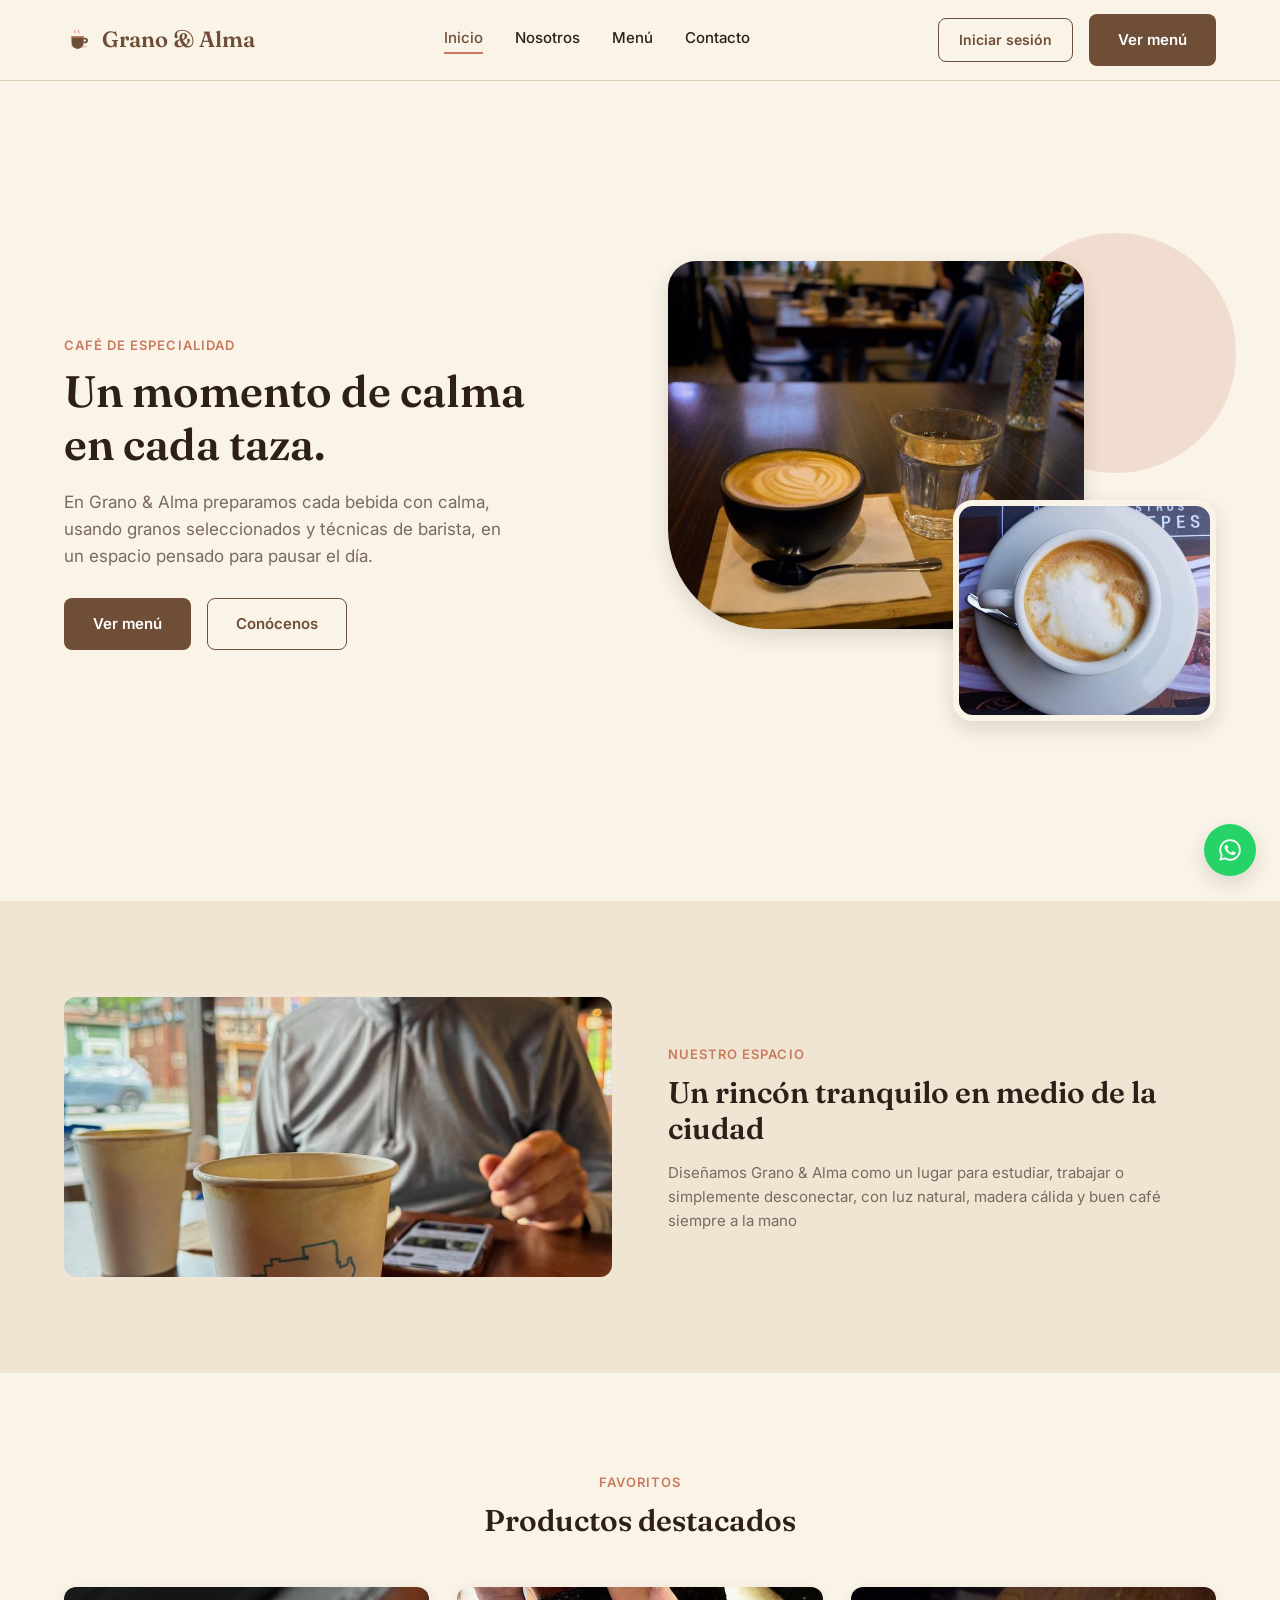
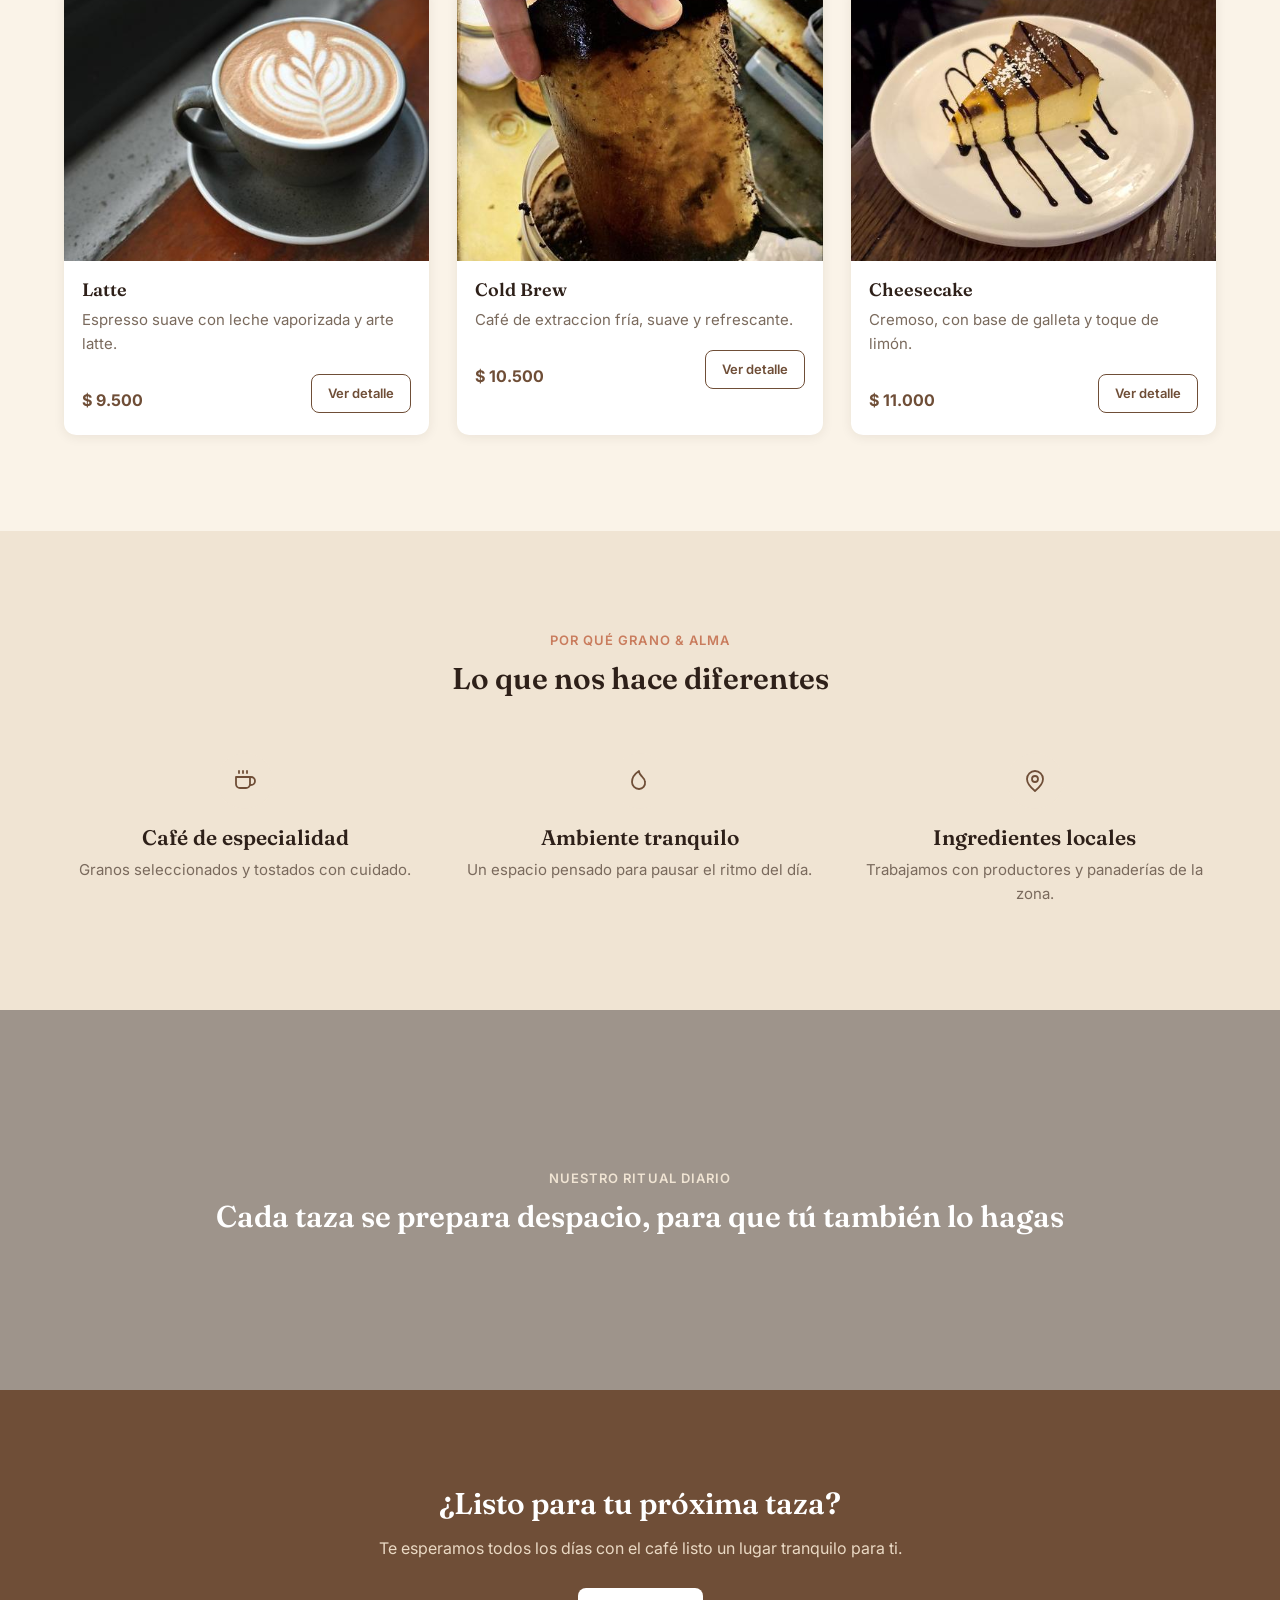
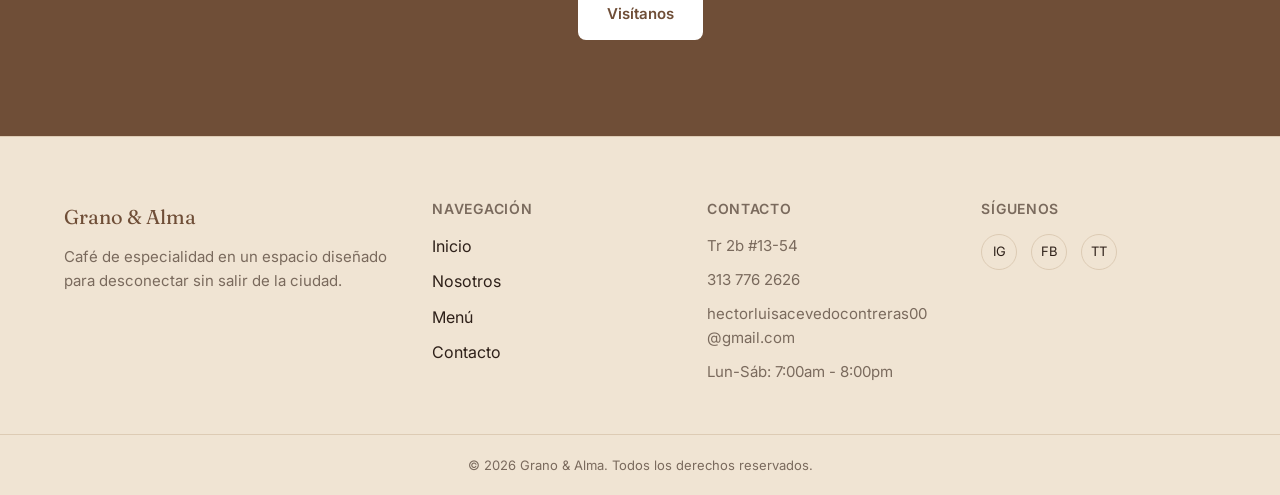
<file: index.html>
<!DOCTYPE html>
<html lang="es">
    <head>
        <meta charset="UTF-8">
        <meta name="viewport" content="width=device-width, initial-scale=1.0">
        <title>Grano & Alma - Un momento de calma en cada taza</title>
        <link rel="preconnect" href="https://fonts.googleapis.com">
        <link href="https://fonts.googleapis.com/css2?family=Fraunces:wght@500;600;700&family=Inter:wght@400;500;600;700&display=swap" rel="stylesheet">
        <link rel="icon" href="img/favicon.svg">
        <link href="css/style.css" rel="stylesheet">
    </head>
    <body>
        <header class="site-header">
            <div class="container">
                <a href="index.html" class="logo"><img src="img/favicon.svg" alt="grano&alma-icon" class="logo_icon" width="30" height="30">Grano & Alma</a>

                <nav class="principal-nav">
                    <a href="index.html" class="active">Inicio</a>
                    <a href="view/public/about.html">Nosotros</a>
                    <a href="view/public/menu.php">Menú</a>
                    <a href="view/public/contact.html">Contacto</a>
                </nav>

                <div class="header-actions">
                    <a href="view/login/login.php" class="btn btn-secondary" style="padding: 10px 20px; font-size: 14px;">Iniciar sesión</a>
                    <a href="view/public/menu.php" class="btn btn-primary">Ver menú</a>

                    <button class="btn-mobile-menu" id="btnOpenMenu" aria-label="Abrir menú">
                        <span></span><span></span><span></span>
                    </button>
                </div>
            </div>
        </header>

        <!-- Menu móvil -->
        <nav class="nav-mobile" id="navMobile">
            <div class="nav-mobile-top">
                <span class="logo"><img src="img/favicon.svg" alt="grano&alma-icon" class="logo_icon" width="30" height="30">Grano & Alma</span>
                <button class="nav-mobile-close" id="btnCloseMenu" aria-label="Cerrar menú">&times;</button>
            </div>

            <ul>
                <li><a href="index.html">Inicio</a></li>
                <li><a href="view/public/about.html">Nosotros</a></li>
                <li><a href="view/public/menu.php">Menú</a></li>
                <li><a href="view/public/contact.html">Contacto</a></li>
            </ul>

            <a href="view/public/menu.php" class="btn btn-primary">Ver menú</a>
            <a href="view/login/login.php" class="btn btn-secondary" style="margin-top: 10px; text-align: center;">Iniciar sesión</a>
        </nav>

        <!-- Hero -->
        <section class="section hero-full">
            <div class="container grid-2">
                <div>
                    <span class="eyebrow">CAFÉ DE ESPECIALIDAD</span>
                    <h1>Un momento de calma<br>en cada taza.</h1>
                    <p class="text-secondary" style="margin: 18px 0 28px 0; font-size: 17px; max-width: 440px;">En Grano & Alma preparamos cada bebida con calma, usando granos seleccionados y técnicas de barista, en un espacio pensado para pausar el día.</p>
                    <a href="view/public/menu.php" class="btn btn-primary">Ver menú</a>
                    <a href="view/public/about.html" class="btn btn-secondary" style="margin-left: 12px;">Conócenos</a>
                </div>

                <div class="hero-visual">
                    <div class="hero-visual_shape"></div>
                    <div class="hero-visual_main" style="background-image:url('img/coffe.jpg');"></div>
                    <div class="hero-visual_secondary" style="background-image: url('img/coffeebeans.jpg');"></div>
                </div>
            </div> 
        </section>

        <!-- Presentation -->
        <section class="section section-alt">
            <div class="container grid-2">
                <div class="cover-image" style="background-image: url('img/coffeeShop.jpg'); min-height: 280px;"></div>
                <div>
                    <span class="eyebrow">NUESTRO ESPACIO</span>
                    <h2>Un rincón tranquilo en medio de la ciudad</h2>
                    <p class="text-secondary" style="margin-top: 14px;">Diseñamos Grano & Alma como un lugar para estudiar, trabajar o simplemente desconectar, con luz natural, madera cálida y buen café siempre a la mano</p>
                </div>
            </div>
        </section>

        <!-- Featured Products -->
        <section class="section">
            <div class="container">
                <div class="section-header">
                    <span class="eyebrow">FAVORITOS</span>
                    <h2>Productos destacados</h2>
                </div>

                <div class="products-grid grid-3">
                    <div class="product-card">
                        <div class="product-card-image" style="background-image: url('img/destacados-latte.jpg')"></div>
                        <div class="product-card-body">
                            <h3 class="product-card-name">Latte</h3>
                            <p class="text-secondary">Espresso suave con leche vaporizada y arte latte.</p>

                            <div class="product-card-footer">
                                <span class="product-card-price">$ 9.500</span>
                                <a href="" class="btn btn-secondary">Ver detalle</a>
                            </div>
                        </div>
                    </div>

                    <div class="product-card">
                        <div class="product-card-image" style="background-image: url('img/destacados-colbrew.jpg');"></div>
                        <div class="product-card-body">
                            <h3 class="product-card-name">Cold Brew</h3>
                            <p class="text-secondary">Café de extraccion fría, suave y refrescante.</p>

                            <div class="product-card-footer">
                                <span class="product-card-price">$ 10.500</span>
                                <a href="" class="btn btn-secondary">Ver detalle</a>
                            </div>
                        </div>
                    </div>

                    <div class="product-card">
                        <div class="product-card-image" style="background-image: url(img/destacados-cheesecake.jpg);"></div>
                        <div class="product-card-body">
                            <h3 class="product-card-name">Cheesecake</h3>
                            <p class="text-secondary">Cremoso, con base de galleta y toque de limón.</p>

                            <div class="product-card-footer">
                                <span class="product-card-price">$ 11.000</span>
                                <a href="" class="btn btn-secondary">Ver detalle</a>
                            </div>
                        </div>
                    </div>
                </div>
            </div>
        </section>

        <!-- Characteristics -->
        <section class="section section-alt">
            <div class="container">
                <div class="section-header">
                    <span class="eyebrow">POR QUÉ GRANO & ALMA</span>
                    <h2>Lo que nos hace diferentes</h2>
                </div>

                <div class="grid-features">
                    <div class="card-feature">
                        <div class="card-feature-icon">
                            <svg width="24" height="24" viewBox="0 0 24 24" fill="none" stroke="currentColor" stroke-width="1.8" stroke-linecap="round" stroke-linejoin="round">
                                <path d="M17 8h1a4 4 0 0 1 0 8h-1"/><path d="M3 8h14v7a4 4 0 0 1-4 4H7a4 4 0 0 1-4-4V8z"/><line x1="6" y1="2" x2="6" y2="4"/><line x1="10" y1="2" x2="10" y2="4"/><line x1="14" y1="2" x2="14" y2="4"/>
                            </svg>
                        </div>
                        <h3>Café de especialidad</h3>
                        <p class="text-secondary" style="margin-top: 8px;">Granos seleccionados y tostados con cuidado.</p>
                    </div>

                    <div class="card-feature">
                        <div class="card-feature-icon">
                            <svg width="24" height="24" viewBox="0 0 24 24" fill="none" stroke="currentColor" stroke-width="1.8" stroke-linecap="round" stroke-linejoin="round">
                                <path d="M11 20A7 7 0 0 1 4 13c0-5 4-9 7-11 0 2 1 3.5 2.5 5S17 10 17 13a6 6 0 0 1-6 7z"/>
                            </svg>
                        </div>
                        <h3>Ambiente tranquilo</h3>
                        <p class="text-secondary" style="margin-top: 8px;">Un espacio pensado para pausar el ritmo del día.</p>
                    </div>

                    <div class="card-feature">
                        <div class="card-feature-icon">
                            <svg width="24" height="24" viewBox="0 0 24 24" fill="none" stroke="currentColor" stroke-width="1.8" stroke-linecap="round" stroke-linejoin="round">
                                <path d="M20 10c0 5.5-8 12-8 12s-8-6.5-8-12a8 8 0 0 1 16 0z"/><circle cx="12" cy="10" r="3"/>
                            </svg>
                        </div>
                        <h3>Ingredientes locales</h3>
                        <p class="text-secondary" style="margin-top: 8px;">Trabajamos con productores y panaderías de la zona.</p>
                    </div>
                </div>
            </div>
        </section>

        <!-- Final CTA -->
        <section style="position: relative; min-height: 380px; display: flex; align-items: center; justify-content: center; overflow: hidden;">
            <div class="cover-image" style="position: absolute; inset: 0; min-height: 380px; border-radius: 0; background-image: url('img/visual-section.jpg'); background-attachment: fixed;"></div>
            <div style="position:absolute; inset:0; background-color:rgba(46,32,25,0.45);"></div>
            <div class="container" style="position: relative; text-align: center;">
                <span class="eyebrow" style="color: #f0e4d3;">NUESTRO RITUAL DIARIO</span>
                <h2 style="color: #fff;">Cada taza se prepara despacio, para que tú también lo hagas</h2>
            </div>
        </section>

        <section class="section" style="background-color: var(--primary-color); text-align: center;">
            <div class="container">
                <h2 style="color: #fff;">¿Listo para tu próxima taza?</h2>
                <p style="color: #ead9c4; margin: 14px 0 26px 0;">Te esperamos todos los días con el café listo un lugar tranquilo para ti.</p>
                <a href="view/public/contact.html" class="btn" style="background-color: #fff; color: var(--primary-color);">Visítanos</a>
            </div>
        </section>

        <footer class="footer-site">
            <div class="container foot-grid">
                <div class="foot-column">
                    <div class="foot-logo">Grano & Alma</div>
                    <p class="text-secondary">Café de especialidad en un espacio diseñado para desconectar sin salir de la ciudad.</p>
                </div>

                <div class="foot-column">
                    <h4>NAVEGACIÓN</h4>

                    <ul>
                        <li><a href="index.html">Inicio</a></li>
                        <li><a href="view/public/about.html">Nosotros</a></li>
                        <li><a href="view/public/menu.php">Menú</a></li>
                        <li><a href="view/public/contact.html">Contacto</a></li>
                    </ul>
                </div>

                <div class="foot-column">
                    <h4>CONTACTO</h4>

                    <ul>
                        <li class="text-secondary">Tr 2b #13-54</li>
                        <li class="text-secondary">313 776 2626</li>
                        <li class="text-secondary">hectorluisacevedocontreras00@gmail.com</li>
                        <li class="text-secondary">Lun-Sáb: 7:00am - 8:00pm</li>
                    </ul>
                </div>

                <div class="foot-column">
                    <h4>SÍGUENOS</h4>

                    <div class="foot-networks">
                        <a href="" aria-label="Instagram">IG</a>
                        <a href="" aria-label="Facebook">FB</a>
                        <a href="" aria-label="TikTok">TT</a>
                    </div>
                </div>
            </div>

            <div class="foot-copyright">© 2026 Grano & Alma. Todos los derechos reservados.</div>
        </footer>

        <a href="https://wa.me/573137762626?text=Hola%2C%20buenos%20d%C3%ADas.%20Me%20gustar%C3%ADa%20obtener%20m%C3%A1s%20informaci%C3%B3n%20sobre%20Grano%20%26%20Alma." target="_blank" rel="noopener" class="floating-button button-whatsapp" id="btnWhatsapp" aria-label="Escríbenos por WhatsApp">
            <svg width="26" height="26" viewBox="0 0 24 24" fill="currentColor" aria-hidden="true">
                <path d="M12.04 2C6.58 2 2.13 6.45 2.13 11.91c0 1.75.46 3.45 1.32 4.95L2.05 22l5.25-1.38c1.44.79 3.06 1.2 4.72 1.2h.01c5.46 0 9.9-4.45 9.9-9.91 0-2.65-1.03-5.14-2.9-7.01A9.82 9.82 0 0012.04 2zm0 18.13h-.01c-1.47 0-2.92-.4-4.18-1.14l-.3-.18-3.12.82.83-3.04-.2-.31a8.18 8.18 0 01-1.26-4.37c0-4.53 3.69-8.22 8.24-8.22 2.2 0 4.27.86 5.83 2.42a8.15 8.15 0 012.41 5.81c0 4.53-3.69 8.21-8.24 8.21zm4.52-6.16c-.25-.12-1.47-.72-1.69-.81-.23-.08-.39-.12-.56.13-.17.25-.64.81-.78.97-.14.17-.29.19-.53.06-.25-.12-1.05-.39-2-1.23-.74-.66-1.24-1.48-1.39-1.73-.14-.25-.02-.38.11-.51.11-.11.25-.29.37-.43.12-.14.16-.25.25-.41.08-.17.04-.31-.02-.44-.06-.12-.56-1.35-.77-1.85-.2-.48-.41-.42-.56-.43-.14-.01-.31-.01-.48-.01-.17 0-.44.06-.67.31-.23.25-.87.85-.87 2.08 0 1.23.89 2.41 1.01 2.58.12.17 1.75 2.67 4.25 3.74.59.26 1.06.41 1.42.52.6.19 1.14.16 1.57.1.48-.07 1.47-.6 1.68-1.18.21-.58.21-1.07.14-1.18-.06-.1-.23-.16-.48-.28z"/>
            </svg>
        </a>

        <button class="floating-button button-increase" id="btnIncrease" aria-label="Volver arriba">
            <svg width="22" height="22" viewBox="0 0 24 24" fill="none" stroke="currentColor" stroke-width="2.2" stroke-linecap="round" stroke-linejoin="round" aria-hidden="true">
                <path d="M12 19V5"/>
                <path d="M5 12l7-7 7 7"/>
            </svg>
        </button>

        <script src="js/script.js"></script>
    </body>
</html>
</file>
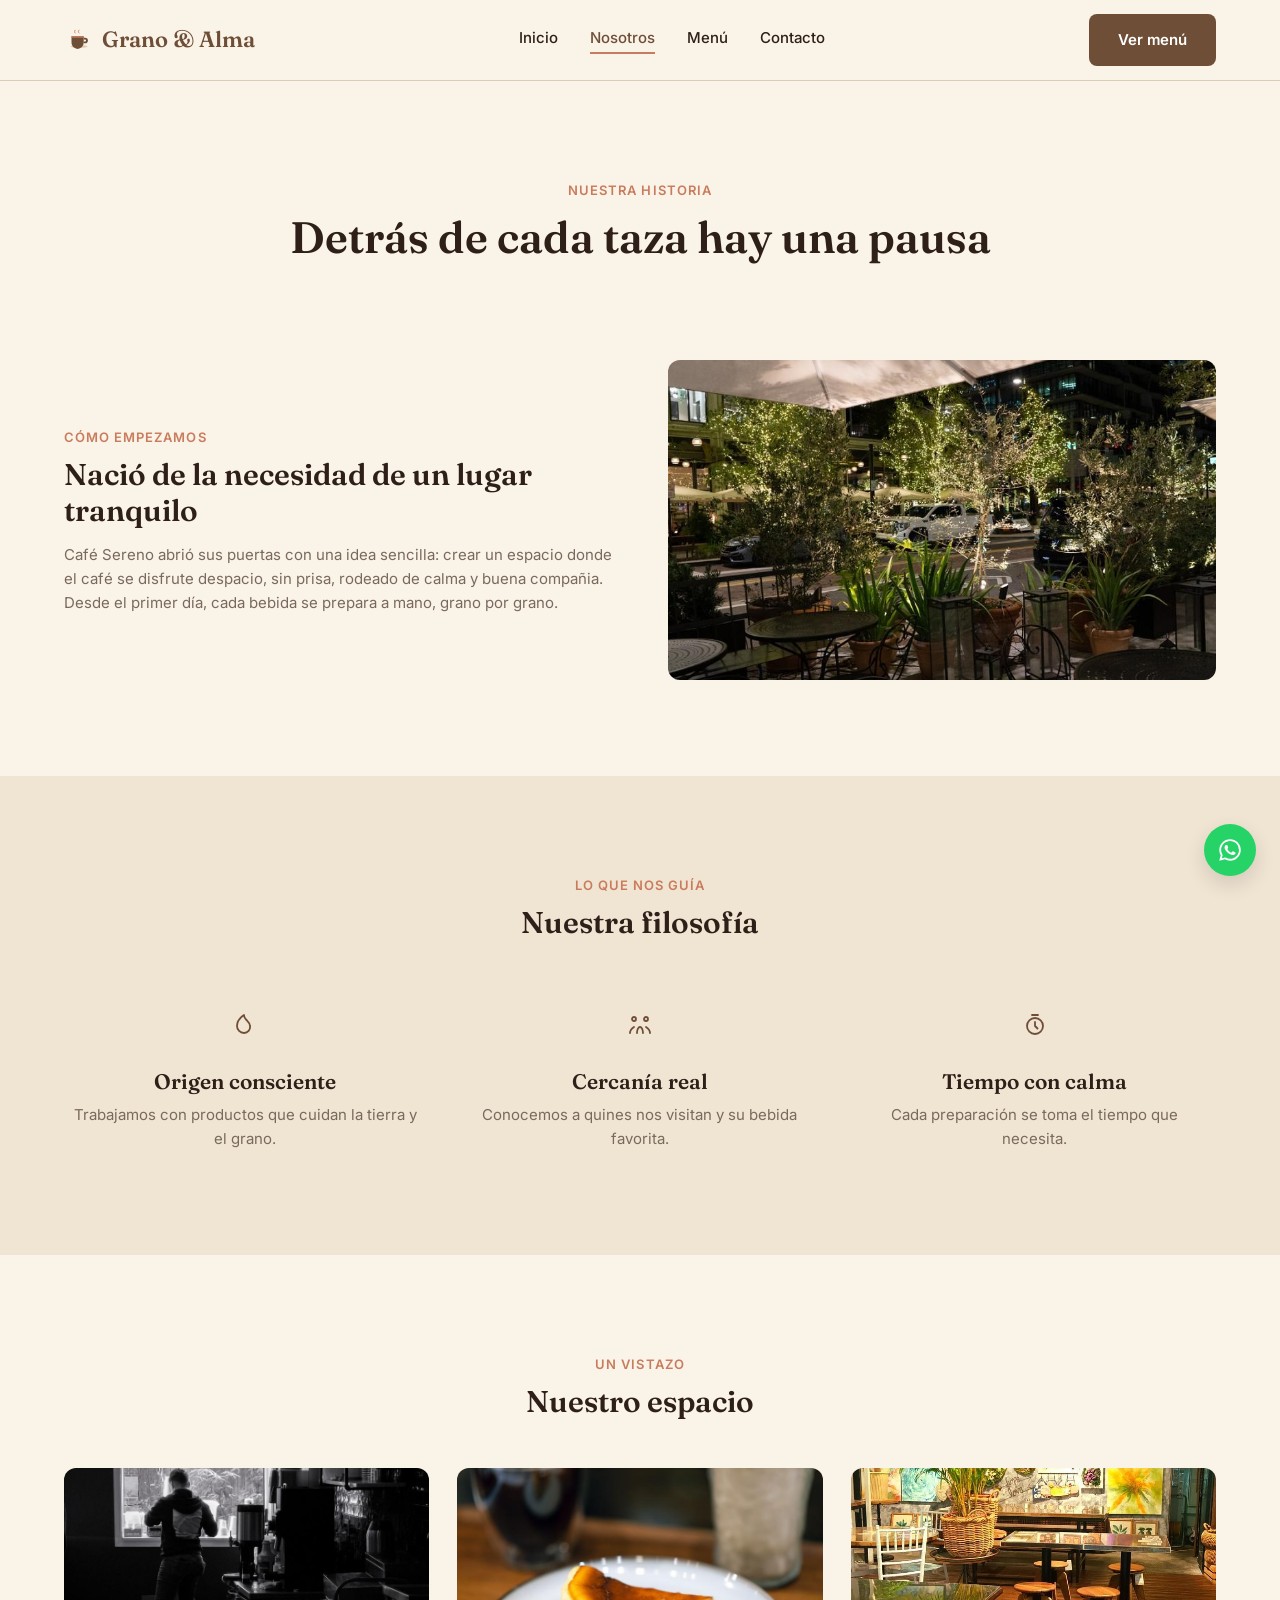
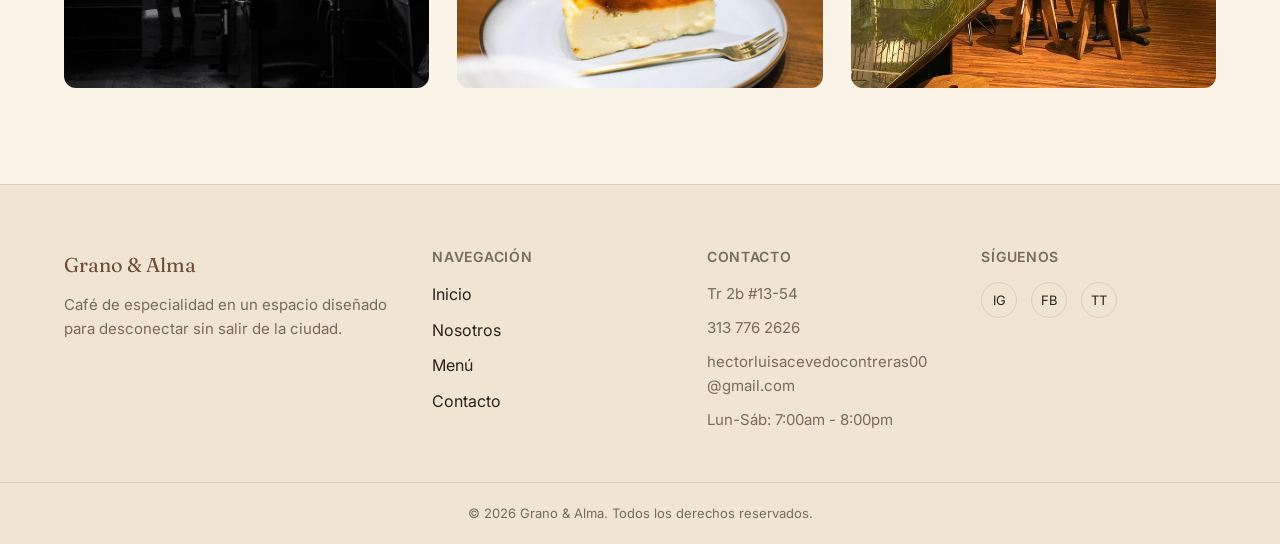
<file: view/public/about.html>
<!DOCTYPE html>
<html lang="es">
    <head>
        <meta charset="UTF-8">
        <meta name="viewport" content="width=device-width, initial-scale=1">
        <title>Grano & Alma - Nosotros</title>
        <link rel="preconnect" href="https://fonts.googleapis.com">
        <link href="https://fonts.googleapis.com/css2?family=Fraunces:wght@500;600;700&family=Inter:wght@400;500;600;700&display=swap" rel="stylesheet">
        <link rel="icon" type="image/svg+xml" href="../../img/favicon.svg">
        <link rel="stylesheet" href="../../css/style.css">
    </head>
    <body>
        <header class="site-header">
            <div class="container">
                <a href="../../index.html" class="logo"><img src="../../img/favicon.svg" alt="" class="logo_icon" width="30" height="30">Grano & Alma</a>

                <nav class="principal-nav">
                    <a href="../../index.html">Inicio</a>
                    <a href="about.html" class="active">Nosotros</a>
                    <a href="menu.php">Menú</a>
                    <a href="contact.html">Contacto</a>
                </nav>

                <div class="header-actions">
                    <a href="menu.php" class="btn btn-primary">Ver menú</a>

                    <button class="btn-mobile-menu" id="btnOpenMenu">
                        <span></span><span></span><span></span>
                    </button>
                </div>
            </div>
        </header>

        <!-- Mobile menu -->
        <nav class="nav-mobile" id="navMobile">
            <div class="nav-mobile-top">
                <span class="logo"><img src="../../img/favicon.svg" alt="" class="logo_icon" width="30" height="30">Grano & Alma</span>
                <button class="nav-mobile-close" id="btnCloseMenu">&times;</button>
            </div>

            <ul>
                <li><a href="../../index.html">Inicio</a></li>
                <li><a href="about.html">Nosotros</a></li>
                <li><a href="menu.php">Menú</a></li>
                <li><a href="contact.html">Contacto</a></li>
            </ul>

            <a href="menu.php" class="btn btn-primary">Ver menú</a>
        </nav>
       
        <!-- Hero section -->
        <section class="section" style="padding-bottom: 0;">
            <div class="container" style="text-align: center;">
                <span class="eyebrow">NUESTRA HISTORIA</span>
                <h1>Detrás de cada taza hay una pausa</h1>
            </div>
        </section>

        <!-- Info -->
        <section class="section">
            <div class="container grid-2">
                <div>
                    <span class="eyebrow">CÓMO EMPEZAMOS</span>
                    <h2>Nació de la necesidad de un lugar tranquilo</h2>
                    <p class="text-secondary" style="margin-top: 14px;">Café Sereno abrió sus puertas con una idea sencilla: crear un espacio donde el café se disfrute despacio, sin prisa, rodeado de calma y buena compañia. Desde el primer día, cada bebida se prepara a mano, grano por grano.</p>
                </div>

                <div class="cover-image" style="background-image: url('../../img/nosotros.jpg');"></div>
            </div>
        </section>

        <section class="section section-alt">
            <div class="container">
                <div class="section-header">
                    <span class="eyebrow">LO QUE NOS GUÍA</span>
                    <h2>Nuestra filosofía</h2>
                </div>

                <div class="grid-features">
                    <div class="card-feature">
                        <div class="card-feature-icon">
                            <svg width="24" height="24" viewBox="0 0 24 24" fill="none" stroke="currentColor" stroke-width="1.8" stroke-linecap="round" stroke-linejoin="round">
                                <path d="M11 20A7 7 0 0 1 4 13c0-5 4-9 7-11 0 2 1 3.5 2.5 5S17 10 17 13a6 6 0 0 1-6 7z"/>
                            </svg>
                        </div>
                        <h3>Origen consciente</h3>
                        <p class="text-secondary" style="margin-top: 8px;">Trabajamos con productos que cuidan la tierra y el grano.</p>
                    </div>

                    <div class="card-feature">
                        <div class="card-feature-icon">
                            <svg width="24" height="24" viewBox="0 0 24 24" fill="none" stroke="currentColor" stroke-width="1.8" stroke-linecap="round" stroke-linejoin="round">
                                <path d="M18 8a2 2 0 1 1 0-4 2 2 0 0 1 0 4z"/><path d="M6 8a2 2 0 1 1 0-4 2 2 0 0 1 0 4z"/><path d="M2 20c0-3 2.5-5 4-6"/><path d="M22 20c0-3-2.5-5-4-6"/><path d="M9 20c0-3.5 1.5-6 3-6s3 2.5 3 6"/>
                            </svg>
                        </div>
                        <h3>Cercanía real</h3>
                        <p class="text-secondary" style="margin-top: 8px;">Conocemos a quines nos visitan y su bebida favorita.</p>
                    </div>

                    <div class="card-feature">
                        <div class="card-feature-icon">
                            <svg width="24" height="24" viewBox="0 0 24 24" fill="none" stroke="currentColor" stroke-width="1.8" stroke-linecap="round" stroke-linejoin="round">
                                <circle cx="12" cy="13" r="8"/><path d="M12 9v4l2.5 2.5"/><path d="M9 2h6"/>
                            </svg>
                        </div>
                        <h3>Tiempo con calma</h3>
                        <p class="text-secondary" style="margin-top: 8px;">Cada preparación se toma el tiempo que necesita.</p>
                    </div>
                </div>
            </div>
        </section>

        <section class="section">
            <div class="container">
                <div class="section-header">
                    <span class="eyebrow">UN VISTAZO</span>
                    <h2>Nuestro espacio</h2>
                </div> 

                <div class="products-grid grid-3">
                    <div class="cover-image" style="background-image: url('../../img/nosotros-site.jpg'); min-height: 220px;"></div>
                    <div class="cover-image" style="background-image: url('../../img/nosotros-cheesecake.jpg'); min-height: 220px;"></div>
                    <div class="cover-image" style="background-image: url('../../img/contact-image.jpg'); min-height: 220px;"></div>
                </div>
            </div>
        </section>

        <footer class="footer-site">
            <div class="container foot-grid">
                <div class="foot-column">
                    <div class="foot-logo">Grano & Alma</div>
                    <p class="text-secondary">Café de especialidad en un espacio diseñado para desconectar sin salir de la ciudad.</p>
                </div>

                <div class="foot-column">
                    <h4>NAVEGACIÓN</h4>

                    <ul>
                        <li><a href="../../index.html">Inicio</a></li>
                        <li><a href="about.html">Nosotros</a></li>
                        <li><a href="menu.php">Menú</a></li>
                        <li><a href="contact.html">Contacto</a></li>
                    </ul>
                </div>

                <div class="foot-column">
                    <h4>CONTACTO</h4>

                    <ul>
                        <li class="text-secondary">Tr 2b #13-54</li>
                        <li class="text-secondary">313 776 2626</li>
                        <li class="text-secondary">hectorluisacevedocontreras00@gmail.com</li>
                        <li class="text-secondary">Lun-Sáb: 7:00am - 8:00pm</li>
                    </ul>
                </div>

                <div class="foot-column">
                    <h4>SÍGUENOS</h4>

                    <div class="foot-networks">
                        <a href="" aria-label="Instagram">IG</a>
                        <a href="" aria-label="Facebook">FB</a>
                        <a href="" aria-label="TikTok">TT</a>
                    </div>
                </div>
            </div>

            <div class="foot-copyright">© 2026 Grano & Alma. Todos los derechos reservados.</div>
        </footer>

        <a href="https://wa.me/573137762626?text=Hola%2C%20buenos%20d%C3%ADas.%20Me%20gustar%C3%ADa%20obtener%20m%C3%A1s%20informaci%C3%B3n%20sobre%20Grano%20%26%20Alma." target="_blank" rel="noopener" class="floating-button button-whatsapp" id="btnWhatsapp" aria-label="Escríbenos por WhatsApp">
            <svg width="26" height="26" viewBox="0 0 24 24" fill="currentColor" aria-hidden="true">
                <path d="M12.04 2C6.58 2 2.13 6.45 2.13 11.91c0 1.75.46 3.45 1.32 4.95L2.05 22l5.25-1.38c1.44.79 3.06 1.2 4.72 1.2h.01c5.46 0 9.9-4.45 9.9-9.91 0-2.65-1.03-5.14-2.9-7.01A9.82 9.82 0 0012.04 2zm0 18.13h-.01c-1.47 0-2.92-.4-4.18-1.14l-.3-.18-3.12.82.83-3.04-.2-.31a8.18 8.18 0 01-1.26-4.37c0-4.53 3.69-8.22 8.24-8.22 2.2 0 4.27.86 5.83 2.42a8.15 8.15 0 012.41 5.81c0 4.53-3.69 8.21-8.24 8.21zm4.52-6.16c-.25-.12-1.47-.72-1.69-.81-.23-.08-.39-.12-.56.13-.17.25-.64.81-.78.97-.14.17-.29.19-.53.06-.25-.12-1.05-.39-2-1.23-.74-.66-1.24-1.48-1.39-1.73-.14-.25-.02-.38.11-.51.11-.11.25-.29.37-.43.12-.14.16-.25.25-.41.08-.17.04-.31-.02-.44-.06-.12-.56-1.35-.77-1.85-.2-.48-.41-.42-.56-.43-.14-.01-.31-.01-.48-.01-.17 0-.44.06-.67.31-.23.25-.87.85-.87 2.08 0 1.23.89 2.41 1.01 2.58.12.17 1.75 2.67 4.25 3.74.59.26 1.06.41 1.42.52.6.19 1.14.16 1.57.1.48-.07 1.47-.6 1.68-1.18.21-.58.21-1.07.14-1.18-.06-.1-.23-.16-.48-.28z"/>
            </svg>
        </a>

        <button class="floating-button button-increase" id="btnIncrease" aria-label="Volver arriba">
            <svg width="22" height="22" viewBox="0 0 24 24" fill="none" stroke="currentColor" stroke-width="2.2" stroke-linecap="round" stroke-linejoin="round" aria-hidden="true">
                <path d="M12 19V5"/>
                <path d="M5 12l7-7 7 7"/>
            </svg>
        </button>

        <script src="../../js/script.js"></script>
    </body>
</html>
</file>
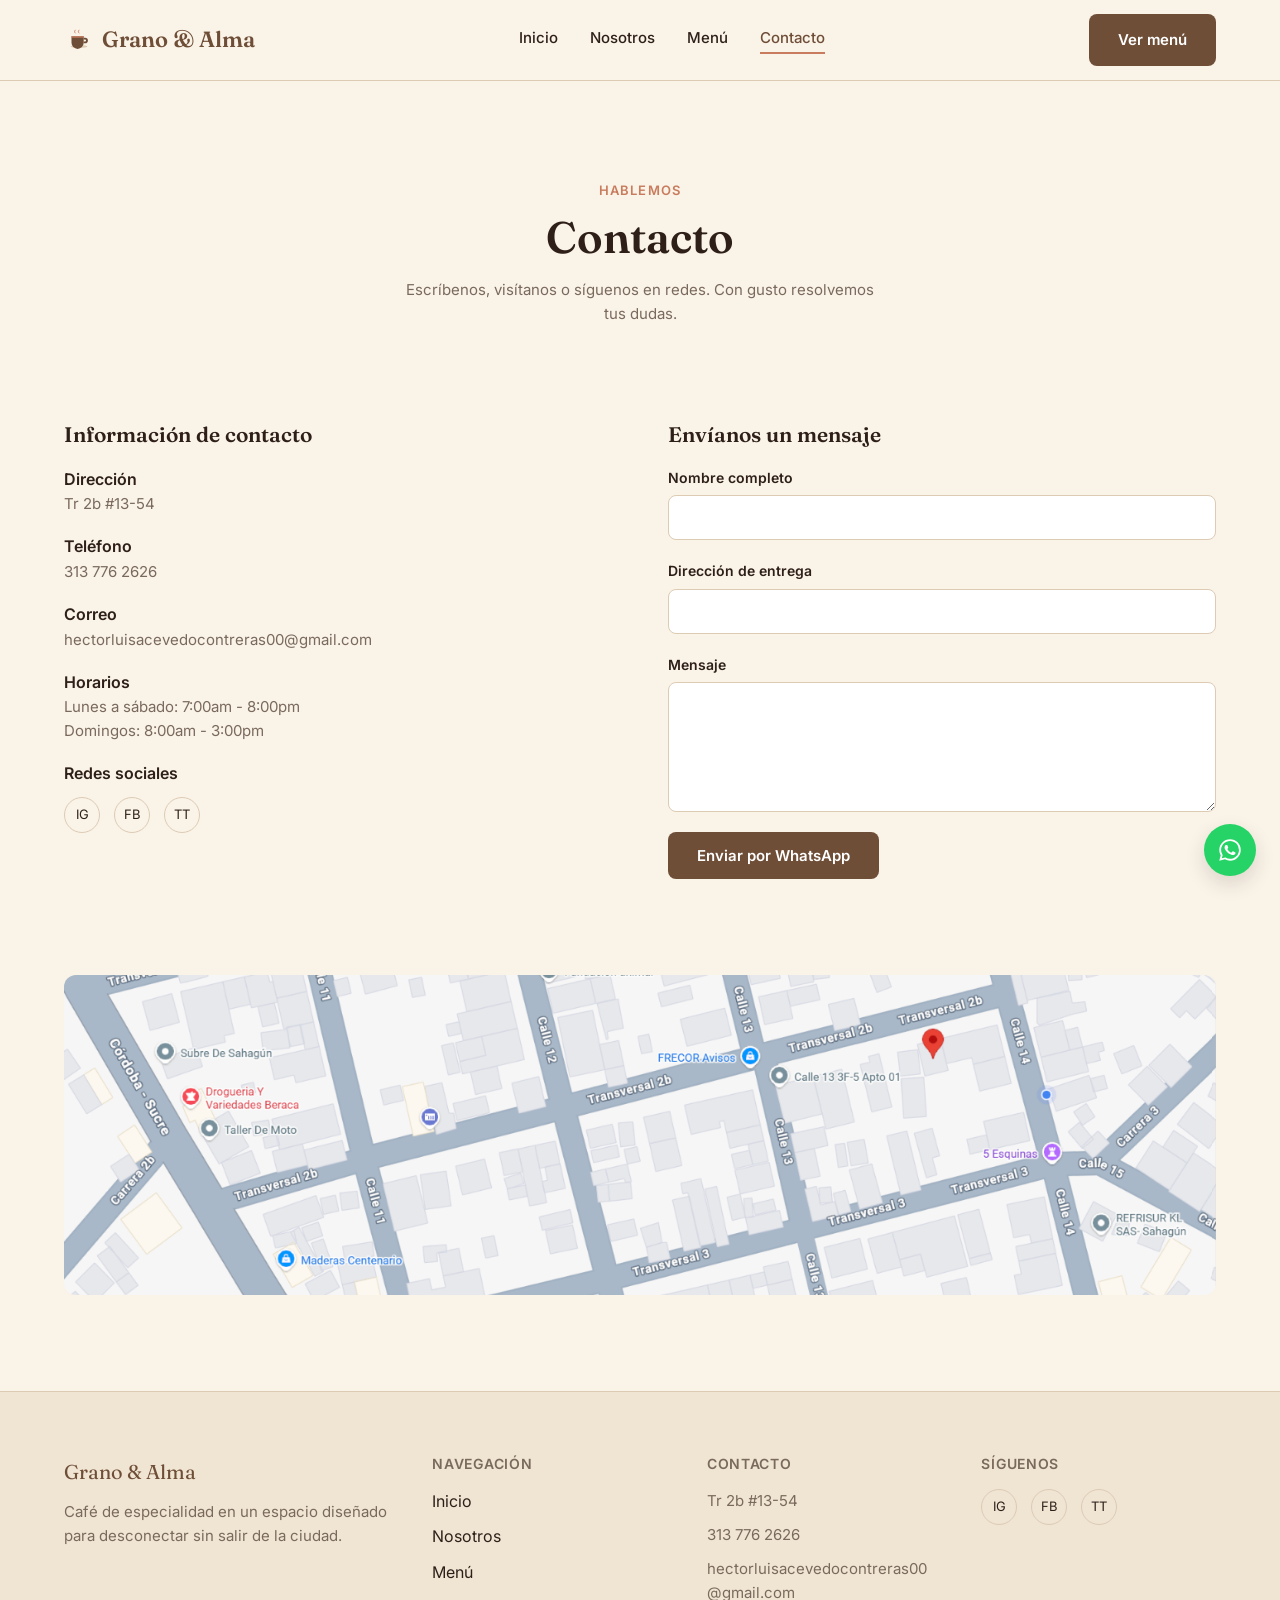
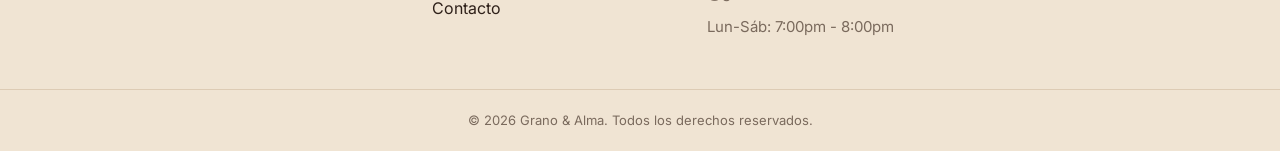
<file: view/public/contact.html>
<!doctype html>
<html lang="en">
    <head>
        <meta charset="UTF-8">
        <meta name="viewport" content="width=device-width, initial-scale=1">
        <title>Contacto - Grano & Alma</title>
        <link rel="preconnect" href="https://fonts.googleapis.com">
        <link href="https://fonts.googleapis.com/css2?family=Fraunces:wght@500;600;700&family=Inter:wght@400;500;600;700&display=swap" rel="stylesheet">
        <link rel="icon" href="../../img/favicon.svg">
        <link rel="stylesheet" href="../../css/style.css">
    </head>
    <body>
        <header class="site-header">
            <div class="container">
                <a href="../../index.html" class="logo"><img src="../../img/favicon.svg" alt="grano&alma-icon" class="logo_icon" width="30" height="30">Grano & Alma</a>

                <nav class="principal-nav">
                    <a href="../../index.html">Inicio</a>
                    <a href="about.html">Nosotros</a>
                    <a href="menu.php">Menú</a>
                    <a href="contact.html" class="active">Contacto</a>
                </nav>

                <div class="header-actions">
                    <a href="menu.php" class="btn btn-primary">Ver menú</a>

                    <button class="btn-mobile-menu" id="btnOpenMenu" aria-label="Abrir menú">
                        <span></span><span></span><span></span>
                    </button>
                </div>
            </div>
        </header>

        <!-- Mobile menu -->
        <nav class="nav-mobile" id="navMobile">
            <div class="nav-mobile-top">
                <span class="logo"><img src="../../img/favicon.svg" alt="grano&alma-icon" class="logo_icon" width="30" height="30">Grano & Alma</span>
                <button class="nav-mobile-close" id="btnCloseMenu">&times;</button>
            </div>

            <ul>
                <li><a href="../../index.html">Inicio</a></li>
                <li><a href="about.html">Nosotros</a></li>
                <li><a href="menu.php">Menú</a></li>
                <li><a href="contact.html">Contacto</a></li>
            </ul>

            <a href="menu.php" class="btn btn-primary">Ver menú</a>
        </nav>

        <!-- Hero section -->
        <section class="section" style="padding-bottom: 0;">
            <div class="container" style="text-align: center;">
                <span class="eyebrow">HABLEMOS</span>
                <h1>Contacto</h1>
                <p class="text-secondary" style="max-width: 480px; margin: 14px auto 0 auto;">Escríbenos, visítanos o síguenos en redes. Con gusto resolvemos tus dudas.</p>
            </div>
        </section>

        <section class="section">
            <div class="container grid-2" style="align-items: start;">
                <div>
                    <h3 style="margin-bottom: 20px;">Información de contacto</h3>

                    <div style="margin-bottom: 18px;">
                        <p style="font-weight: 600;">Dirección</p>
                        <p class="text-secondary">Tr 2b #13-54</p>
                    </div>

                    <div style="margin-bottom: 18px;">
                        <p style="font-weight: 600;">Teléfono</p>
                        <p class="text-secondary">313 776 2626</p>
                    </div>

                    <div style="margin-bottom: 18px;">
                        <p style="font-weight: 600;">Correo</p>
                        <p class="text-secondary">hectorluisacevedocontreras00@gmail.com</p>
                    </div>

                    <div style="margin-bottom: 18px;">
                        <p style="font-weight: 600;">Horarios</p>
                        <p class="text-secondary">Lunes a sábado: 7:00am - 8:00pm</p>
                        <p class="text-secondary">Domingos: 8:00am - 3:00pm</p>
                    </div>

                    <div>
                        <p style="font-weight: 600; margin-bottom: 10px;">Redes sociales</p>

                        <div class="foot-networks">
                            <a href="">IG</a>
                            <a href="">FB</a>
                            <a href="">TT</a>
                        </div>
                    </div>
                </div>

                <div>
                    <h3 style="margin-bottom: 20px;">Envíanos un mensaje</h3>

                    <form class="form" action="../../controller/public/ControllerContact.php" method="POST" target="_blank">
                        <div class="input">
                            <label for="name">Nombre completo</label>
                            <input type="text" id="name" name="name" required>
                        </div>

                        <div class="input">
                            <label for="address">Dirección de entrega</label>
                            <input type="text" id="address" name="address" required>
                        </div>

                        <div class="input">
                            <label for="message">Mensaje</label>
                            <textarea id="message" name="message" rows="5" required></textarea>
                        </div>

                        <button type="submit" class="btn btn-primary" style="align-self:flex-start;">
                            Enviar por WhatsApp
                        </button>
                    </form>
                </div>
            </div>
        </section>

        <!-- Map -->
        <section class="section" style="padding-top: 0;">
            <div class="container">
                <div class="cover-image" style="background-image: url('../../img/mapa.png'); min-height: 320px;"></div>
            </div>
        </section>

        <!-- Footer -->
        <footer class="footer-site">
            <div class="container foot-grid">
                <div class="foot-column">
                    <div class="foot-logo">Grano & Alma</div>
                    <p class="text-secondary">Café de especialidad en un espacio diseñado para desconectar sin salir de la ciudad.</p>
                </div>

                <div class="foot-column">
                    <h4>NAVEGACIÓN</h4>

                    <ul>
                        <li><a href="../../index.html">Inicio</a></li>
                        <li><a href="about.html">Nosotros</a></li>
                        <li><a href="menu.php">Menú</a></li>
                        <li><a href="contact.html">Contacto</a></li>
                    </ul>
                </div>

                <div class="foot-column">
                    <h4>CONTACTO</h4>

                    <ul>
                        <li class="text-secondary">Tr 2b #13-54</li>
                        <li class="text-secondary">313 776 2626</li>
                        <li class="text-secondary">hectorluisacevedocontreras00@gmail.com</li>
                        <li class="text-secondary">Lun-Sáb: 7:00pm - 8:00pm</li>
                    </ul>
                </div>

                <div class="foot-column">
                    <h4>SÍGUENOS</h4>

                    <div class="foot-networks">
                        <a href="" aria-label="Instagram">IG</a>
                        <a href="" aria-label="Facebook">FB</a>
                        <a href="" aria-label="TikTok">TT</a>
                    </div>
                </div>
            </div>

            <div class="foot-copyright">© 2026 Grano & Alma. Todos los derechos reservados.</div>
        </footer>

        <a href="https://wa.me/573137762626?text=Hola%2C%20buenos%20d%C3%ADas.%20Me%20gustar%C3%ADa%20obtener%20m%C3%A1s%20informaci%C3%B3n%20sobre%20Grano%20%26%20Alma." target="_blank" rel="noopener" class="floating-button button-whatsapp" id="btnWhatsapp" aria-label="Escríbenos por WhatsApp">
            <svg width="26" height="26" viewBox="0 0 24 24" fill="currentColor" aria-hidden="true">
                <path d="M12.04 2C6.58 2 2.13 6.45 2.13 11.91c0 1.75.46 3.45 1.32 4.95L2.05 22l5.25-1.38c1.44.79 3.06 1.2 4.72 1.2h.01c5.46 0 9.9-4.45 9.9-9.91 0-2.65-1.03-5.14-2.9-7.01A9.82 9.82 0 0012.04 2zm0 18.13h-.01c-1.47 0-2.92-.4-4.18-1.14l-.3-.18-3.12.82.83-3.04-.2-.31a8.18 8.18 0 01-1.26-4.37c0-4.53 3.69-8.22 8.24-8.22 2.2 0 4.27.86 5.83 2.42a8.15 8.15 0 012.41 5.81c0 4.53-3.69 8.21-8.24 8.21zm4.52-6.16c-.25-.12-1.47-.72-1.69-.81-.23-.08-.39-.12-.56.13-.17.25-.64.81-.78.97-.14.17-.29.19-.53.06-.25-.12-1.05-.39-2-1.23-.74-.66-1.24-1.48-1.39-1.73-.14-.25-.02-.38.11-.51.11-.11.25-.29.37-.43.12-.14.16-.25.25-.41.08-.17.04-.31-.02-.44-.06-.12-.56-1.35-.77-1.85-.2-.48-.41-.42-.56-.43-.14-.01-.31-.01-.48-.01-.17 0-.44.06-.67.31-.23.25-.87.85-.87 2.08 0 1.23.89 2.41 1.01 2.58.12.17 1.75 2.67 4.25 3.74.59.26 1.06.41 1.42.52.6.19 1.14.16 1.57.1.48-.07 1.47-.6 1.68-1.18.21-.58.21-1.07.14-1.18-.06-.1-.23-.16-.48-.28z"/>
            </svg>
        </a>

        <button class="floating-button button-increase" id="btnIncrease" aria-label="Volver arriba">
            <svg width="22" height="22" viewBox="0 0 24 24" fill="none" stroke="currentColor" stroke-width="2.2" stroke-linecap="round" stroke-linejoin="round" aria-hidden="true">
                <path d="M12 19V5"/>
                <path d="M5 12l7-7 7 7"/>
            </svg>
        </button>

        <script src="../../js/script.js"></script>
        <script>
            const params = new URLSearchParams(window.location.search);
            const product = params.get('producto');
            const message = document.getElementById('message');

            if (product) {
                message.value = ` Me gustaría ordenar un ${product}. ¿Me podrían confirmar su disponibilidad?`;
            }
        </script>
    </body>
</html>
</file>
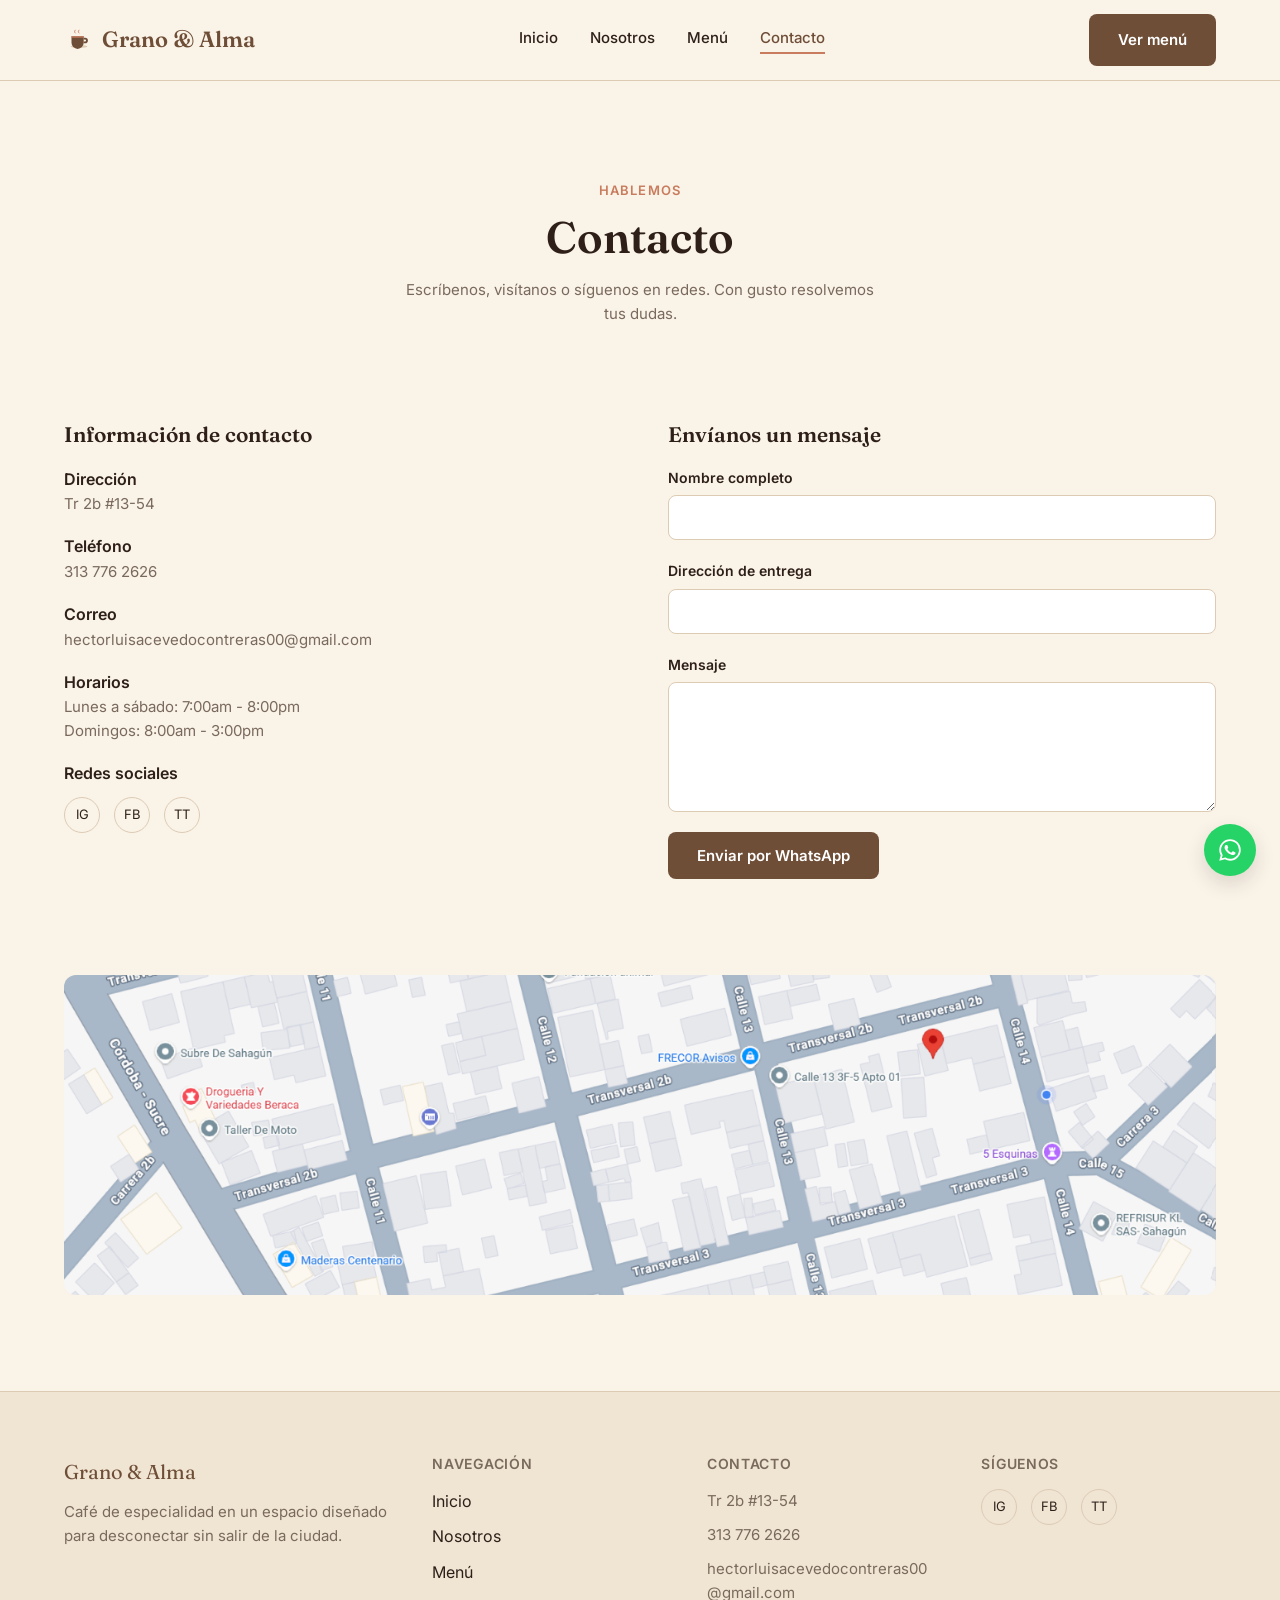
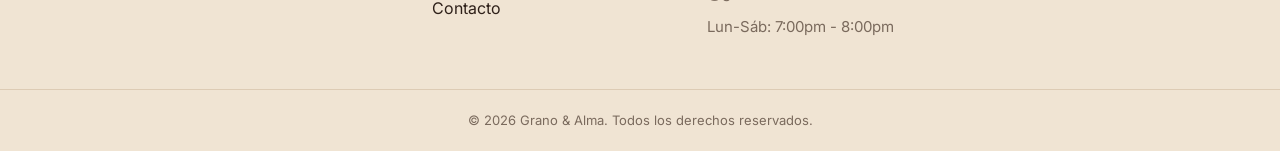
<file: view/public/contacto.html>
<!doctype html>
<html lang="en">
    <head>
        <meta charset="UTF-8">
        <meta name="viewport" content="width=device-width, initial-scale=1">
        <title>Contacto - Grano & Alma</title>
        <link rel="preconnect" href="https://fonts.googleapis.com">
        <link href="https://fonts.googleapis.com/css2?family=Fraunces:wght@500;600;700&family=Inter:wght@400;500;600;700&display=swap" rel="stylesheet">
        <link rel="icon" href="../../img/favicon.svg">
        <link rel="stylesheet" href="../../css/style.css">
    </head>
    <body>
        <header class="site-header">
            <div class="container">
                <a href="../../index.html" class="logo"><img src="../../img/favicon.svg" alt="grano&alma-icon" class="logo_icon" width="30" height="30">Grano & Alma</a>

                <nav class="principal-nav">
                    <a href="../../index.html">Inicio</a>
                    <a href="nosotros.html">Nosotros</a>
                    <a href="menu.php">Menú</a>
                    <a href="contacto.html" class="active">Contacto</a>
                </nav>

                <div class="header-actions">
                    <a href="menu.php" class="btn btn-primary">Ver menú</a>

                    <button class="btn-mobile-menu" id="btnOpenMenu" aria-label="Abrir menú">
                        <span></span><span></span><span></span>
                    </button>
                </div>
            </div>
        </header>

        <!-- Mobile menu -->
        <nav class="nav-mobile" id="navMobile">
            <div class="nav-mobile-top">
                <span class="logo"><img src="../../img/favicon.svg" alt="grano&alma-icon" class="logo_icon" width="30" height="30">Grano & Alma</span>
                <button class="nav-mobile-close" id="btnCloseMenu">&times;</button>
            </div>

            <ul>
                <li><a href="../../index.html">Inicio</a></li>
                <li><a href="nosotros.html">Nosotros</a></li>
                <li><a href="menu.php">Menú</a></li>
                <li><a href="contacto.html">Contacto</a></li>
            </ul>

            <a href="menu.php" class="btn btn-primary">Ver menú</a>
        </nav>

        <!-- Hero section -->
        <section class="section" style="padding-bottom: 0;">
            <div class="container" style="text-align: center;">
                <span class="eyebrow">HABLEMOS</span>
                <h1>Contacto</h1>
                <p class="text-secondary" style="max-width: 480px; margin: 14px auto 0 auto;">Escríbenos, visítanos o síguenos en redes. Con gusto resolvemos tus dudas.</p>
            </div>
        </section>

        <section class="section">
            <div class="container grid-2" style="align-items: start;">
                <div>
                    <h3 style="margin-bottom: 20px;">Información de contacto</h3>

                    <div style="margin-bottom: 18px;">
                        <p style="font-weight: 600;">Dirección</p>
                        <p class="text-secondary">Tr 2b #13-54</p>
                    </div>

                    <div style="margin-bottom: 18px;">
                        <p style="font-weight: 600;">Teléfono</p>
                        <p class="text-secondary">313 776 2626</p>
                    </div>

                    <div style="margin-bottom: 18px;">
                        <p style="font-weight: 600;">Correo</p>
                        <p class="text-secondary">hectorluisacevedocontreras00@gmail.com</p>
                    </div>

                    <div style="margin-bottom: 18px;">
                        <p style="font-weight: 600;">Horarios</p>
                        <p class="text-secondary">Lunes a sábado: 7:00am - 8:00pm</p>
                        <p class="text-secondary">Domingos: 8:00am - 3:00pm</p>
                    </div>

                    <div>
                        <p style="font-weight: 600; margin-bottom: 10px;">Redes sociales</p>

                        <div class="foot-networks">
                            <a href="">IG</a>
                            <a href="">FB</a>
                            <a href="">TT</a>
                        </div>
                    </div>
                </div>

                <div>
                    <h3 style="margin-bottom: 20px;">Envíanos un mensaje</h3>

                    <form class="form" action="../../controller/public/ControllerContact.php" method="POST">
                        <div class="input">
                            <label for="name">Nombre completo</label>
                            <input type="text" id="name" name="name" required>
                        </div>

                        <div class="input">
                            <label for="address">Dirección de entrega</label>
                            <input type="text" id="address" name="address" required>
                        </div>

                        <div class="input">
                            <label for="message">Mensaje</label>
                            <textarea id="message" name="message" rows="5" required></textarea>
                        </div>

                        <button type="submit" class="btn btn-primary" style="align-self:flex-start;">
                            Enviar por WhatsApp
                        </button>
                    </form>
                </div>
            </div>
        </section>

        <!-- Map -->
        <section class="section" style="padding-top: 0;">
            <div class="container">
                <div class="cover-image" style="background-image: url('../../img/mapa.png'); min-height: 320px;"></div>
            </div>
        </section>

        <!-- Footer -->
        <footer class="footer-site">
            <div class="container foot-grid">
                <div class="foot-column">
                    <div class="foot-logo">Grano & Alma</div>
                    <p class="text-secondary">Café de especialidad en un espacio diseñado para desconectar sin salir de la ciudad.</p>
                </div>

                <div class="foot-column">
                    <h4>NAVEGACIÓN</h4>

                    <ul>
                        <li><a href="../../index.html">Inicio</a></li>
                        <li><a href="nosotros.html">Nosotros</a></li>
                        <li><a href="menu.php">Menú</a></li>
                        <li><a href="contacto.html">Contacto</a></li>
                    </ul>
                </div>

                <div class="foot-column">
                    <h4>CONTACTO</h4>

                    <ul>
                        <li class="text-secondary">Tr 2b #13-54</li>
                        <li class="text-secondary">313 776 2626</li>
                        <li class="text-secondary">hectorluisacevedocontreras00@gmail.com</li>
                        <li class="text-secondary">Lun-Sáb: 7:00pm - 8:00pm</li>
                    </ul>
                </div>

                <div class="foot-column">
                    <h4>SÍGUENOS</h4>

                    <div class="foot-networks">
                        <a href="" aria-label="Instagram">IG</a>
                        <a href="" aria-label="Facebook">FB</a>
                        <a href="" aria-label="TikTok">TT</a>
                    </div>
                </div>
            </div>

            <div class="foot-copyright">© 2026 Grano & Alma. Todos los derechos reservados.</div>
        </footer>

        <a href="https://wa.me/573137762626?text=Hola%2C%20buenos%20d%C3%ADas.%20Me%20gustar%C3%ADa%20obtener%20m%C3%A1s%20informaci%C3%B3n%20sobre%20Grano%20%26%20Alma." target="_blank" rel="noopener" class="floating-button button-whatsapp" id="btnWhatsapp" aria-label="Escríbenos por WhatsApp">
            <svg width="26" height="26" viewBox="0 0 24 24" fill="currentColor" aria-hidden="true">
                <path d="M12.04 2C6.58 2 2.13 6.45 2.13 11.91c0 1.75.46 3.45 1.32 4.95L2.05 22l5.25-1.38c1.44.79 3.06 1.2 4.72 1.2h.01c5.46 0 9.9-4.45 9.9-9.91 0-2.65-1.03-5.14-2.9-7.01A9.82 9.82 0 0012.04 2zm0 18.13h-.01c-1.47 0-2.92-.4-4.18-1.14l-.3-.18-3.12.82.83-3.04-.2-.31a8.18 8.18 0 01-1.26-4.37c0-4.53 3.69-8.22 8.24-8.22 2.2 0 4.27.86 5.83 2.42a8.15 8.15 0 012.41 5.81c0 4.53-3.69 8.21-8.24 8.21zm4.52-6.16c-.25-.12-1.47-.72-1.69-.81-.23-.08-.39-.12-.56.13-.17.25-.64.81-.78.97-.14.17-.29.19-.53.06-.25-.12-1.05-.39-2-1.23-.74-.66-1.24-1.48-1.39-1.73-.14-.25-.02-.38.11-.51.11-.11.25-.29.37-.43.12-.14.16-.25.25-.41.08-.17.04-.31-.02-.44-.06-.12-.56-1.35-.77-1.85-.2-.48-.41-.42-.56-.43-.14-.01-.31-.01-.48-.01-.17 0-.44.06-.67.31-.23.25-.87.85-.87 2.08 0 1.23.89 2.41 1.01 2.58.12.17 1.75 2.67 4.25 3.74.59.26 1.06.41 1.42.52.6.19 1.14.16 1.57.1.48-.07 1.47-.6 1.68-1.18.21-.58.21-1.07.14-1.18-.06-.1-.23-.16-.48-.28z"/>
            </svg>
        </a>

        <button class="floating-button button-increase" id="btnIncrease" aria-label="Volver arriba">
            <svg width="22" height="22" viewBox="0 0 24 24" fill="none" stroke="currentColor" stroke-width="2.2" stroke-linecap="round" stroke-linejoin="round" aria-hidden="true">
                <path d="M12 19V5"/>
                <path d="M5 12l7-7 7 7"/>
            </svg>
        </button>

        <script src="../../js/script.js"></script>
        <script>
            const params = new URLSearchParams(window.location.search);
            const producto = params.get('producto');
            const mensaje = document.getElementById('message');

            if (producto) {
                mensaje.value = `Buenos días, me gustaría ordenar un ${producto}. ¿Me podrían confirmar su disponibilidad?`;
            }
        </script>
    </body>
</html>
</file>
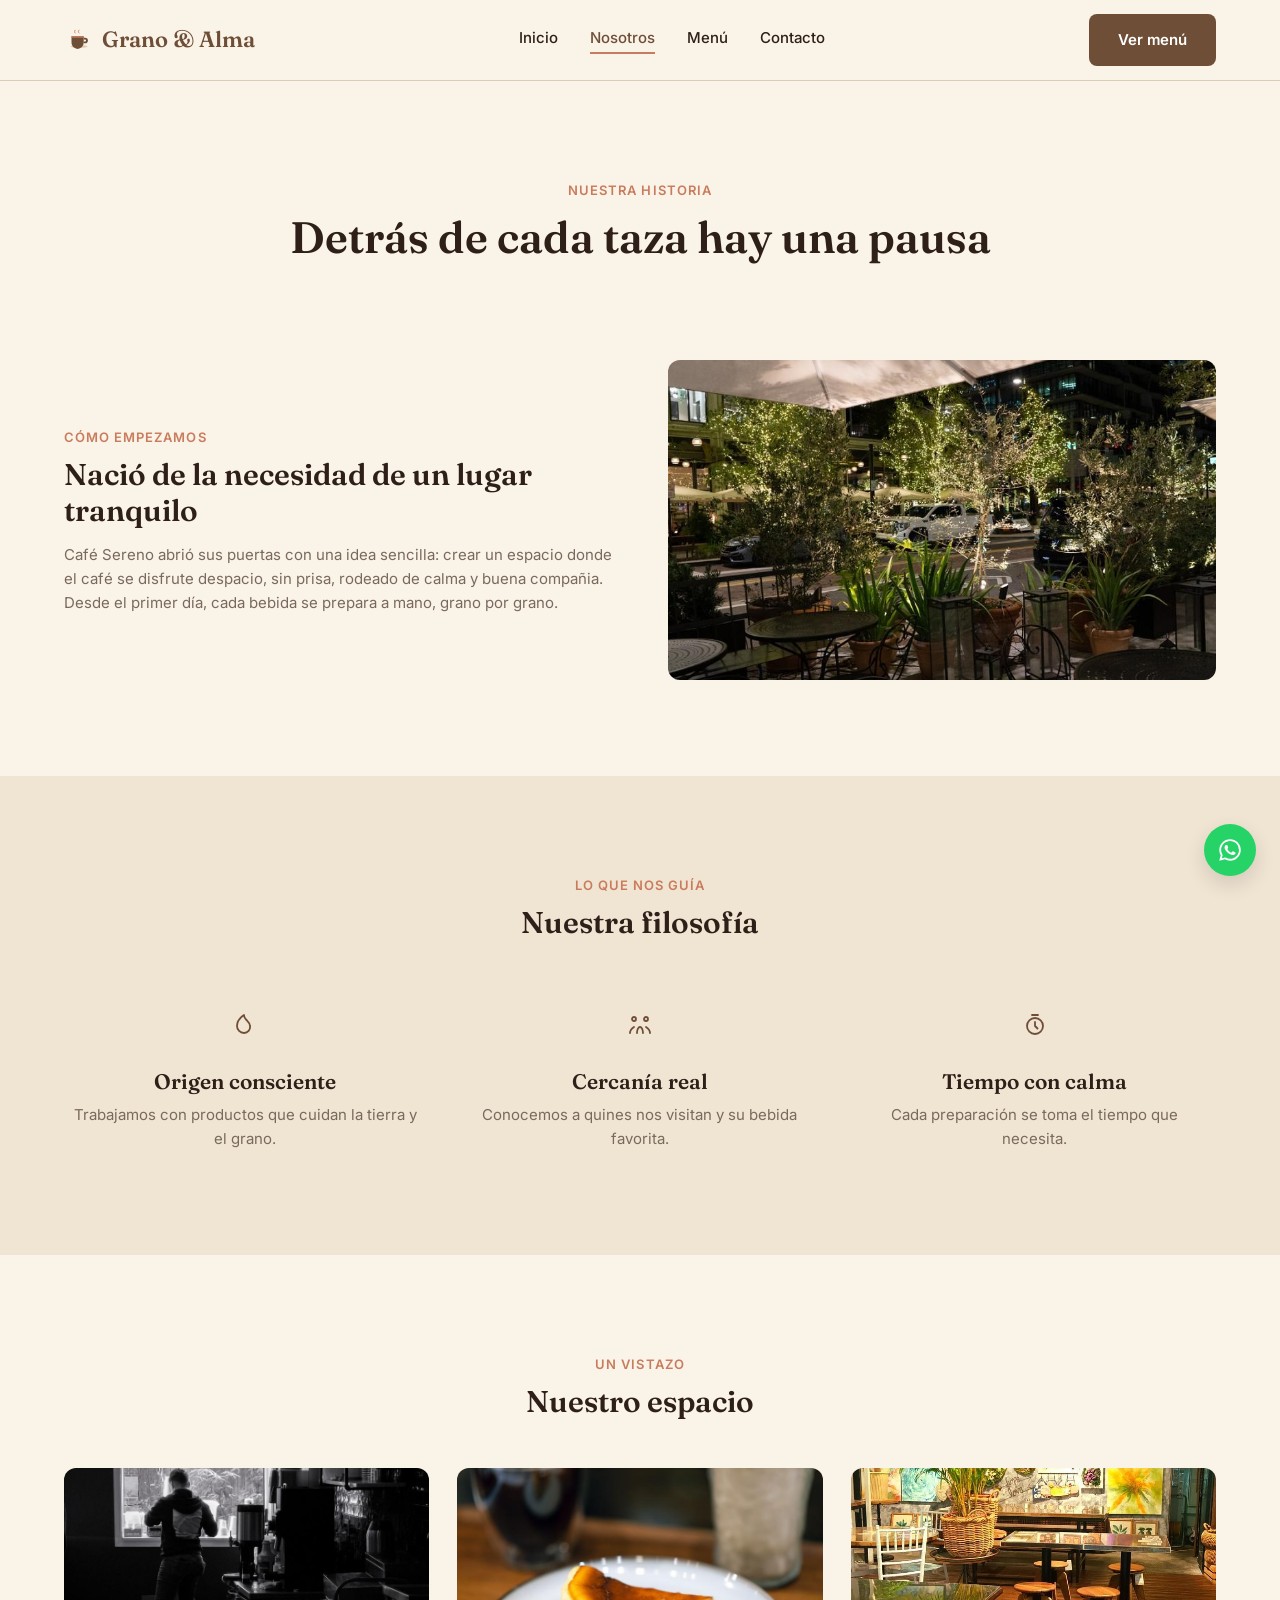
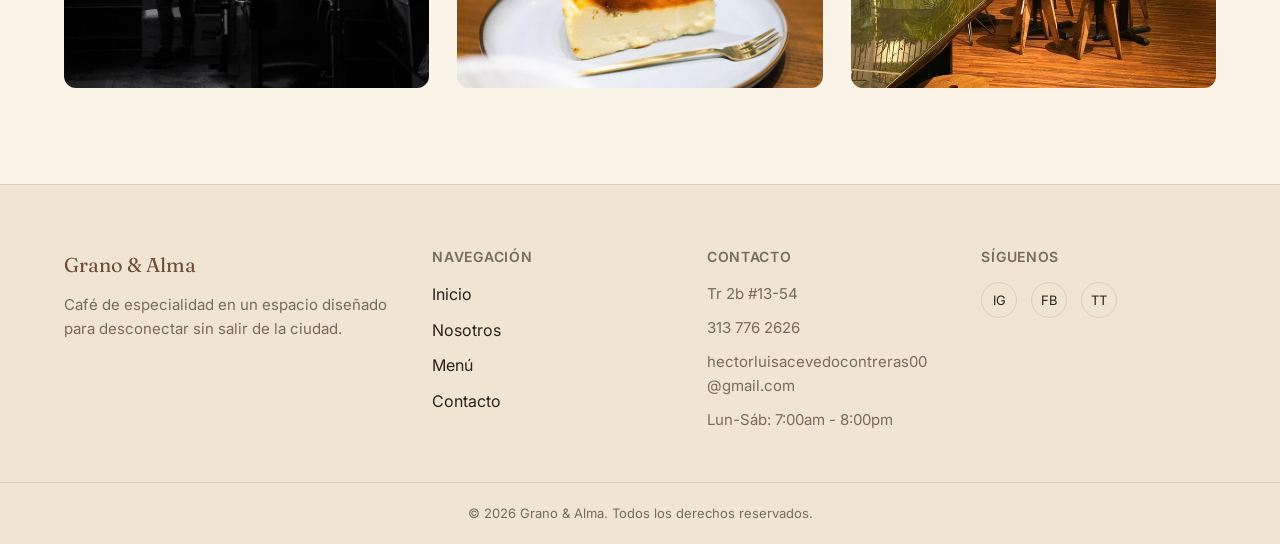
<file: view/public/nosotros.html>
<!DOCTYPE html>
<html lang="es">
    <head>
        <meta charset="UTF-8">
        <meta name="viewport" content="width=device-width, initial-scale=1">
        <title>Grano & Alma - Nosotros</title>
        <link rel="preconnect" href="https://fonts.googleapis.com">
        <link href="https://fonts.googleapis.com/css2?family=Fraunces:wght@500;600;700&family=Inter:wght@400;500;600;700&display=swap" rel="stylesheet">
        <link rel="icon" type="image/svg+xml" href="../../img/favicon.svg">
        <link rel="stylesheet" href="../../css/style.css">
    </head>
    <body>
        <header class="site-header">
            <div class="container">
                <a href="../../index.html" class="logo"><img src="../../img/favicon.svg" alt="" class="logo_icon" width="30" height="30">Grano & Alma</a>

                <nav class="principal-nav">
                    <a href="../../index.html">Inicio</a>
                    <a href="nosotros.html" class="active">Nosotros</a>
                    <a href="menu.php">Menú</a>
                    <a href="contacto.html">Contacto</a>
                </nav>

                <div class="header-actions">
                    <a href="menu.php" class="btn btn-primary">Ver menú</a>

                    <button class="btn-mobile-menu" id="btnOpenMenu">
                        <span></span><span></span><span></span>
                    </button>
                </div>
            </div>
        </header>

        <!-- Mobile menu -->
        <nav class="nav-mobile" id="navMobile">
            <div class="nav-mobile-top">
                <span class="logo"><img src="../../img/favicon.svg" alt="" class="logo_icon" width="30" height="30">Grano & Alma</span>
                <button class="nav-mobile-close" id="btnCloseMenu">&times;</button>
            </div>

            <ul>
                <li><a href="../../index.html">Inicio</a></li>
                <li><a href="nosotros.html">Nosotros</a></li>
                <li><a href="menu.php">Menú</a></li>
                <li><a href="contacto.html">Contacto</a></li>
            </ul>

            <a href="menu.php" class="btn btn-primary">Ver menú</a>
        </nav>
       
        <!-- Hero section -->
        <section class="section" style="padding-bottom: 0;">
            <div class="container" style="text-align: center;">
                <span class="eyebrow">NUESTRA HISTORIA</span>
                <h1>Detrás de cada taza hay una pausa</h1>
            </div>
        </section>

        <!-- Info -->
        <section class="section">
            <div class="container grid-2">
                <div>
                    <span class="eyebrow">CÓMO EMPEZAMOS</span>
                    <h2>Nació de la necesidad de un lugar tranquilo</h2>
                    <p class="text-secondary" style="margin-top: 14px;">Café Sereno abrió sus puertas con una idea sencilla: crear un espacio donde el café se disfrute despacio, sin prisa, rodeado de calma y buena compañia. Desde el primer día, cada bebida se prepara a mano, grano por grano.</p>
                </div>

                <div class="cover-image" style="background-image: url('../../img/nosotros.jpg');"></div>
            </div>
        </section>

        <section class="section section-alt">
            <div class="container">
                <div class="section-header">
                    <span class="eyebrow">LO QUE NOS GUÍA</span>
                    <h2>Nuestra filosofía</h2>
                </div>

                <div class="grid-features">
                    <div class="card-feature">
                        <div class="card-feature-icon">
                            <svg width="24" height="24" viewBox="0 0 24 24" fill="none" stroke="currentColor" stroke-width="1.8" stroke-linecap="round" stroke-linejoin="round">
                                <path d="M11 20A7 7 0 0 1 4 13c0-5 4-9 7-11 0 2 1 3.5 2.5 5S17 10 17 13a6 6 0 0 1-6 7z"/>
                            </svg>
                        </div>
                        <h3>Origen consciente</h3>
                        <p class="text-secondary" style="margin-top: 8px;">Trabajamos con productos que cuidan la tierra y el grano.</p>
                    </div>

                    <div class="card-feature">
                        <div class="card-feature-icon">
                            <svg width="24" height="24" viewBox="0 0 24 24" fill="none" stroke="currentColor" stroke-width="1.8" stroke-linecap="round" stroke-linejoin="round">
                                <path d="M18 8a2 2 0 1 1 0-4 2 2 0 0 1 0 4z"/><path d="M6 8a2 2 0 1 1 0-4 2 2 0 0 1 0 4z"/><path d="M2 20c0-3 2.5-5 4-6"/><path d="M22 20c0-3-2.5-5-4-6"/><path d="M9 20c0-3.5 1.5-6 3-6s3 2.5 3 6"/>
                            </svg>
                        </div>
                        <h3>Cercanía real</h3>
                        <p class="text-secondary" style="margin-top: 8px;">Conocemos a quines nos visitan y su bebida favorita.</p>
                    </div>

                    <div class="card-feature">
                        <div class="card-feature-icon">
                            <svg width="24" height="24" viewBox="0 0 24 24" fill="none" stroke="currentColor" stroke-width="1.8" stroke-linecap="round" stroke-linejoin="round">
                                <circle cx="12" cy="13" r="8"/><path d="M12 9v4l2.5 2.5"/><path d="M9 2h6"/>
                            </svg>
                        </div>
                        <h3>Tiempo con calma</h3>
                        <p class="text-secondary" style="margin-top: 8px;">Cada preparación se toma el tiempo que necesita.</p>
                    </div>
                </div>
            </div>
        </section>

        <section class="section">
            <div class="container">
                <div class="section-header">
                    <span class="eyebrow">UN VISTAZO</span>
                    <h2>Nuestro espacio</h2>
                </div> 

                <div class="products-grid grid-3">
                    <div class="cover-image" style="background-image: url('../../img/nosotros-site.jpg'); min-height: 220px;"></div>
                    <div class="cover-image" style="background-image: url('../../img/nosotros-cheesecake.jpg'); min-height: 220px;"></div>
                    <div class="cover-image" style="background-image: url('../../img/contact-image.jpg'); min-height: 220px;"></div>
                </div>
            </div>
        </section>

        <footer class="footer-site">
            <div class="container foot-grid">
                <div class="foot-column">
                    <div class="foot-logo">Grano & Alma</div>
                    <p class="text-secondary">Café de especialidad en un espacio diseñado para desconectar sin salir de la ciudad.</p>
                </div>

                <div class="foot-column">
                    <h4>NAVEGACIÓN</h4>

                    <ul>
                        <li><a href="../../index.html">Inicio</a></li>
                        <li><a href="nosotros.html">Nosotros</a></li>
                        <li><a href="menu.php">Menú</a></li>
                        <li><a href="contacto.html">Contacto</a></li>
                    </ul>
                </div>

                <div class="foot-column">
                    <h4>CONTACTO</h4>

                    <ul>
                        <li class="text-secondary">Tr 2b #13-54</li>
                        <li class="text-secondary">313 776 2626</li>
                        <li class="text-secondary">hectorluisacevedocontreras00@gmail.com</li>
                        <li class="text-secondary">Lun-Sáb: 7:00am - 8:00pm</li>
                    </ul>
                </div>

                <div class="foot-column">
                    <h4>SÍGUENOS</h4>

                    <div class="foot-networks">
                        <a href="" aria-label="Instagram">IG</a>
                        <a href="" aria-label="Facebook">FB</a>
                        <a href="" aria-label="TikTok">TT</a>
                    </div>
                </div>
            </div>

            <div class="foot-copyright">© 2026 Grano & Alma. Todos los derechos reservados.</div>
        </footer>

        <a href="https://wa.me/573137762626?text=Hola%2C%20buenos%20d%C3%ADas.%20Me%20gustar%C3%ADa%20obtener%20m%C3%A1s%20informaci%C3%B3n%20sobre%20Grano%20%26%20Alma." target="_blank" rel="noopener" class="floating-button button-whatsapp" id="btnWhatsapp" aria-label="Escríbenos por WhatsApp">
            <svg width="26" height="26" viewBox="0 0 24 24" fill="currentColor" aria-hidden="true">
                <path d="M12.04 2C6.58 2 2.13 6.45 2.13 11.91c0 1.75.46 3.45 1.32 4.95L2.05 22l5.25-1.38c1.44.79 3.06 1.2 4.72 1.2h.01c5.46 0 9.9-4.45 9.9-9.91 0-2.65-1.03-5.14-2.9-7.01A9.82 9.82 0 0012.04 2zm0 18.13h-.01c-1.47 0-2.92-.4-4.18-1.14l-.3-.18-3.12.82.83-3.04-.2-.31a8.18 8.18 0 01-1.26-4.37c0-4.53 3.69-8.22 8.24-8.22 2.2 0 4.27.86 5.83 2.42a8.15 8.15 0 012.41 5.81c0 4.53-3.69 8.21-8.24 8.21zm4.52-6.16c-.25-.12-1.47-.72-1.69-.81-.23-.08-.39-.12-.56.13-.17.25-.64.81-.78.97-.14.17-.29.19-.53.06-.25-.12-1.05-.39-2-1.23-.74-.66-1.24-1.48-1.39-1.73-.14-.25-.02-.38.11-.51.11-.11.25-.29.37-.43.12-.14.16-.25.25-.41.08-.17.04-.31-.02-.44-.06-.12-.56-1.35-.77-1.85-.2-.48-.41-.42-.56-.43-.14-.01-.31-.01-.48-.01-.17 0-.44.06-.67.31-.23.25-.87.85-.87 2.08 0 1.23.89 2.41 1.01 2.58.12.17 1.75 2.67 4.25 3.74.59.26 1.06.41 1.42.52.6.19 1.14.16 1.57.1.48-.07 1.47-.6 1.68-1.18.21-.58.21-1.07.14-1.18-.06-.1-.23-.16-.48-.28z"/>
            </svg>
        </a>

        <button class="floating-button button-increase" id="btnIncrease" aria-label="Volver arriba">
            <svg width="22" height="22" viewBox="0 0 24 24" fill="none" stroke="currentColor" stroke-width="2.2" stroke-linecap="round" stroke-linejoin="round" aria-hidden="true">
                <path d="M12 19V5"/>
                <path d="M5 12l7-7 7 7"/>
            </svg>
        </button>

        <script src="../../js/script.js"></script>
    </body>
</html>
</file>
<file: css/style.css>
:root {
    --primary-color: #6f4e37;
    --primary-color-hover: #5a3e2b;
    --secondary-color: #c97c5d;
    --background-color: #faf3e8;
    --background-color-alt: #f0e4d3;
    --color-text: #2e2019;
    --secondary-text-color: #7a6a5d;
    --border-color: #ddcbb4;
    --white-color: #ffffff;

    --source-title: 'Fraunces', serif;
    --text-source: 'Inter', sans-serif;

    --radio-button: 8px;
    --radio-card: 12px;
    --shadow-card: 0 2px 12px rgba(46, 32, 25, 0.08);
    --shadow-card-hover: 0 8px 20px rgba(46, 32, 25, 0.14);

    --max-width: 1200px;
    --section-spacing: 96px;
}

* {
    margin: 0;
    padding: 0;
    box-sizing: border-box;
}

html {
    scroll-behavior: smooth;
}

body {
    font-family: var(--text-source);
    color: var(--color-text);
    background-color: var(--background-color);
    line-height: 1.6;
    font-size: 16px;
}

img {
    max-width: 100%;
    display: block;
}

a {
    text-decoration: none;
    color: inherit;
}

ul {
    list-style: none;
}

h1, h2, h3, h4 {
    font-family: var(--source-title);
    font-weight: 600;
    line-height: 1.2;
    color: var(--color-text);
}

h1 {
    font-size: 44px;
}

h2 {
    font-size: 30px;
}

h3 {
    font-size: 21px;
}

p {
    color: var(--color-text);
}

.text-secondary {
    color: var(--secondary-text-color);
    font-size: 15px;
    overflow-wrap: anywhere;
}

/* Container */
.container {
    width: 100%;
    max-width: var(--max-width);
    margin: 0 auto;
    padding: 0 24px;
}

.section {
    padding: var(--section-spacing) 0;
}

.section-alt {
    background-color: var(--background-color-alt);
}

.section-header {
    text-align: center;
    max-width: 640px;
    margin: 0 auto 48px auto;
}

.eyebrow {
    display: inline-block;
    font-size: 13px;
    letter-spacing: 0.08em;
    color: var(--secondary-color);
    font-weight: 600;
    margin-bottom: 10px;
}

/* Buttons */
.btn {
    display: inline-block;
    font-family: var(--text-source);
    font-weight: 600;
    font-size: 15px;
    padding: 13px 28px;
    border-radius: var(--radio-button);
    border: 1.5px solid transparent;
    cursor: pointer;
    transition: background-color 0.25s  ease, color 0.25s ease, border-color 0.25s ease, transform 0.15s ease;
}

.btn-primary {
    background-color: var(--primary-color);
    color: var(--white-color);
}

.btn-primary:hover {
    background-color: var(--primary-color-hover);
    transform: translateY(-1px);
}

.btn-secondary {
    background-color: transparent;
    color: var(--primary-color);
    border-color: var(--primary-color);
}

.btn-secondary:hover {
    background-color: var(--background-color-alt);
}

.btn:focus-visible {
    outline: 2px solid var(--secondary-color);
    outline-offset: 2px;
}

.btn-mobile-menu {
    display: none;
    flex-direction: column;
    justify-content: center;
    gap: 5px;
    width: 32px;
    height: 32px;
    background: none;
    border: none;
    cursor: pointer;
}

.btn-mobile-menu span {
    display: block;
    width: 100%;
    height: 2px;
    background-color: var(--color-text);
}

.floating-button {
    position: fixed;
    right: 24px;
    z-index: 150;
    width: 52px;
    height: 52px;
    border-radius: 50%;
    display: flex;
    align-items: center;
    justify-content: center;
    border: none;
    cursor: pointer;
    box-shadow: var(--shadow-card-hover);
    transition: transform 0.2s ease, opacity 0.25s ease, visibility 0.25s ease;
}

.floating-button:hover {
    transform: translateY(-3px);
}

.button-whatsapp {
    bottom: 24px;
    background-color: #25d366;
    color: var(--white-color);
}

.button-increase {
    bottom: 88px;
    background-color: var(--primary-color);
    color: var(--white-color);
    opacity: 0;
    visibility: hidden;
    transform: translateY(10px);
}

.button-increase.visible {
    opacity: 1;
    visibility: visible;
    transform: translateY(0);
}

/* Header */
.site-header {
    position: sticky;
    top: 0;
    z-index: 100;
    background-color: var(--background-color);
    border-bottom: 1px solid var(--border-color);
}

.site-header .container {
    display: flex;
    align-items: center;
    justify-content: space-between;
    height: 80px;
}

.logo {
    display: flex;
    align-items: center;
    gap: 8px;
    font-family: var(--source-title);
    font-size: 22px;
    font-weight: 600;
    color: var(--primary-color);
}

.logo_icon {
    display: block;
    width: 30px;
    height: 30px;
    flex-shrink: 0;
}

.principal-nav {
    display: flex;
    gap: 32px;
}

.principal-nav a {
    font-size: 15px;
    font-weight: 500;
    color: var(--color-text);
    position: relative;
    padding-bottom: 4px;
    transition: color 0.2s ease;
}

.principal-nav a:hover,
.principal-nav a.active {
    color: var(--primary-color);
}

.principal-nav a.active::after {
    content: "";
    position: absolute;
    left: 0;
    bottom: 0;
    width: 100%;
    height: 2px;
    background-color: var(--secondary-color);
}

.header-actions {
    display: flex;
    align-items: center;
    gap: 16px;
}

/* Mobile menu */
.nav-mobile {
    display: none;
}

/* Hero */
.hero-full {
    min-height: calc(100vh - 80px);
    display: flex;
    align-items: center;
    padding-top: 0;
    padding-bottom: 0;
}

.hero-visual {
    position: relative;
    width: 100%;
    min-height: 460px;
}

.hero-visual_shape {
    position: absolute;
    top: -28px;
    right: -20px;
    width: 240px;
    height: 240px;
    border-radius: 50%;
    background-color: var(--secondary-color);
    opacity: 0.18;
    z-index: 0;
}

.hero-visual_main {
    position: absolute;
    top: 0;
    left: 0;
    width: 76%;
    height: 80%;
    background-size: cover;
    background-position: center;
    border-radius: 28px 28px 28px 100px;
    box-shadow: var(--shadow-card-hover);
    z-index: 1;
}

.hero-visual_secondary {
    position: absolute;
    bottom: 0;
    right: 0;
    width: 48%;
    height: 48%;
    background-size: cover;
    background-position: center;
    border-radius: 20px;
    border: 6px solid var(--background-color);
    box-shadow: var(--shadow-card-hover);
    z-index: 2
}

/* Products */
.products-grid {
    display: grid;
    grid-template-columns: repeat(4, 1fr);
    gap: 28px;
}

.product-card {
    background-color: var(--white-color);
    border-radius: var(--radio-card);
    overflow: hidden;
    box-shadow: var(--shadow-card);
    transition: transform 0.25s ease, box-shadow 0.25s ease;
    display: flex;
    flex-direction: column;
}

.product-card:hover {
    transform: translateY(-4px);
    box-shadow: var(--shadow-card-hover);
}

.product-card-image {
    aspect-ratio: 4 / 3;
    background-color: var(--background-color-alt);
    background-size: cover;
    background-position: center;
}

.product-card-body {
    padding: 18px 18px 22px 18px;
    display: flex;
    flex-direction: column;
    gap: 8px;
    flex: 1;
}

.product-card-name {
    font-family: var(--source-title);
    font-size: 18px;
}

.product-card-price {
    font-weight: 700;
    color: var(--primary-color);
    margin-top: auto;
}

.product-card-footer {
    display: flex;
    align-items: center;
    justify-content: space-between;
    margin-top: 10px;
}

.product-card-footer .btn {
    padding: 8px 16px;
    font-size: 13px;
}

/* --------- */
.grid-2 {
    display: grid;
    grid-template-columns: 1fr 1fr;
    gap: 56px;
    align-items: center;
}

.grid-2-invested {
    direction: rtl;
}

.grid-2-invested > * {
    direction: ltr;
}

.grid-3 {
    grid-template-columns: repeat(3, 1fr);
}

.grid-features {
    display: grid;
    grid-template-columns: repeat(3, 1fr);
    gap: 32px;
}

.card-feature {
    text-align: center;
    padding: 8px;
}

.card-feature-icon {
    width: 56px;
    height: 56px;
    margin: 0 auto 16px auto;
    border-radius: 50%;
    background-color: var(--background-color-alt);
    display: flex;
    align-items: center;
    justify-content: center;
    color: var(--primary-color);
}

.cover-image {
    width: 100%;
    height: 100%;
    min-height: 320px;
    border-radius: var(--radio-card);
    background-size: cover;
    background-position: center;
    background-color: var(--border-color);
}

.cover-image-square {
    width: min(100%, 420px);
    height: 420px;
    min-height: 0;
    aspect-ratio: 1 / 1;
    justify-self: start;
}

/* --------- */
.breadcrumb {
    font-size: 14px;
    color: var(--secondary-text-color);
    padding: 24px 0 0 0;
}

.breadcrumb a {
    color: var(--secondary-text-color);
}

.breadcrumb a:hover {
    color: var(--primary-color);
}

/* Footer */
.footer-site {
    background-color: var(--background-color-alt);
    border-top: 1px solid var(--border-color);
    padding-top: 64px;
}

.foot-grid {
    display: grid;
    grid-template-columns: 1.4fr 1fr 1fr 1fr;
    gap: 40px;
    padding-bottom: 40px;
}

.foot-logo {
    font-family: var(--source-title);
    font-size: 20px;
    color: var(--primary-color);
    margin-bottom: 12px;
}

.foot-column h4 {
    font-family: var(--text-source);
    font-size: 14px;
    letter-spacing: 0.05em;
    color: var(--secondary-text-color);
    margin-bottom: 16px;
}

.foot-column ul li {
    margin-bottom: 10px;
}

.foot-column ul li a:hover {
    color: var(--primary-color);
}

.foot-networks {
    display: flex;
    gap: 14px;
}

.foot-networks a {
    width: 36px;
    height: 36px;
    border: 1.5px solid var(--border-color);
    border-radius: 50%;
    display: flex;
    align-items: center;
    justify-content: center;
    font-size: 13px;
    transition: background-color 0.2s ease, color 0.2s ease;
}

.foot-networks a:hover {
    background-color: var(--primary-color);
    color: var(--white-color);
    border-color: var(--primary-color);
}

.foot-copyright {
    border-top: 1px solid var(--border-color);
    padding: 20px 0;
    text-align: center;
    font-size: 13px;
    color: var(--secondary-text-color);
}

.form {
    display: flex;
    flex-direction: column;
    gap: 20px;
}

.input {
    display: flex;
    flex-direction: column;
    gap: 6px;
}

.input label {
    font-size: 14px;
    font-weight: 600;
}

.input input,
.input textarea {
    font-family: var(--text-source);
    font-size: 15px;
    padding: 12px 14px;
    border: 1.5px solid var(--border-color);
    border-radius: var(--radio-button);
    background-color: var(--white-color);
    color: var(--color-text);
}

.input input:focus,
.input textarea:focus {
    outline: none;
    border-color: var(--primary-color);
}

.input textarea {
    resize: vertical;
    min-height: 130px;
}

#toast {
    position: fixed;
    top: 20px;
    right: 20px;
    padding: 15px 25px;
    border-radius: 8px;
    color: white;
    font-weight: 500;
    box-shadow: 0 4px 12px rgba(0, 0, 0, 0.15);
    z-index: 10000;
    animation: fadeIn 0.4s ease-out, fadeOut 0.4s ease-in 4s forwards;
    max-width: 400px;
    font-size: 14px;
}

#toast.success {
    background-color: #4CAF50 !important;
}

#toast.error {
    background-color: #f44336 !important;
}

#toast.warning {
    background-color: #ff9800 !important;
}

#toast.info {
    background-color: #2196F3 !important;
}

#toast.hiding {
    animation: slideOutRight 0.4s ease-out forwards !important;
}

@keyframes fadeIn {
    from {
        opacity: 0;
        transform: translateY(-10px);
    }
    to {
        opacity: 1;
        transform: translateY(0);
    }
}

@keyframes fadeOut {
    from {
        opacity: 1;
        transform: translateY(0);
    }
    to {
        opacity: 0;
        transform: translateY(-10px);
    }
}

/* Media Queries: Tablets */
@media (max-width: 1024px) {
  :root {
    --section-spacing: 72px;
  }

  .products-grid {
    grid-template-columns: repeat(2, 1fr);
  }

  .grid-3 {
    grid-template-columns: repeat(2, 1fr);
  }

  .foot-grid {
    grid-template-columns: 1fr 1fr;
  }
}

/* Media Queries: Mobile */
@media (max-width: 768px) {
  :root {
    --section-spacing: 56px;
  }

  h1 { font-size: 32px; }
  h2 { font-size: 24px; }

  .principal-nav,
  .header-actions .btn {
    display: none;
  }

  .btn-mobile-menu {
    display: flex;
  }

  .grid-2,
  .grid-2-invested {
    grid-template-columns: 1fr;
    direction: ltr;
    gap: 28px;
  }

  .hero-visual {
    min-height: 320px;
  }

  .products-grid {
    grid-template-columns: 1fr 1fr;
    gap: 18px;
  }

  .grid-3 {
    grid-template-columns: 1fr;
    gap: 24px;
  }

  .grid-features{
    grid-template-columns: 1fr;
    gap: 24px;
  }

  .foot-grid {
    grid-template-columns: 1fr;
    gap: 32px;
  }

  .nav-mobile {
    display: flex;
    flex-direction: column;
    position: fixed;
    inset: 0;
    background-color: var(--background-color);
    padding: 24px;
    z-index: 200;
    transform: translateX(100%);
    transition: transform 0.3s ease;
  }

  .nav-mobile.open {
    transform: translateX(0);
  }

  .nav-mobile-top {
    display: flex;
    justify-content: space-between;
    align-items: center;
    margin-bottom: 40px;
  }

  .nav-mobile-close {
    background: none;
    border: none;
    font-size: 24px;
    cursor: pointer;
    color: var(--color-text);
  }

  .nav-mobile ul {
    display: flex;
    flex-direction: column;
    gap: 24px;
  }

  .nav-mobile ul a {
    font-family: var(--source-title);
    font-size: 24px;
  }

  .nav-mobile .btn {
    margin-top: 32px;
    text-align: center;
  }
}

@media (max-width: 480px) {
  .products-grid {
    grid-template-columns: 1fr;
  }
}

/* Small phones */
@media (max-width: 393px) {
  html,
  body {
    min-height: 100%;
    overflow-x: hidden;
    overflow-y: auto;
  }

  .container {
    padding-right: 16px;
    padding-left: 16px;
  }

  .section {
    padding-top: 44px;
    padding-bottom: 44px;
  }

  .hero-full {
    min-height: auto;
    padding-top: 44px;
    padding-bottom: 44px;
  }

  .hero-visual {
    min-height: 260px;
  }

  .hero-visual_shape {
    width: 180px;
    height: 180px;
  }

  .hero-visual_main {
    width: 78%;
    height: 82%;
  }

  .hero-visual_secondary {
    width: 48%;
    height: 48%;
    border-width: 4px;
  }

  .btn {
    padding-right: 18px;
    padding-left: 18px;
  }

  .nav-mobile {
    overflow-y: auto;
    -webkit-overflow-scrolling: touch;
  }

  .cover-image {
    background-attachment: scroll !important;
  }

  .cover-image-square {
    width: 100%;
    height: auto;
    min-height: 0;
  }

  .floating-button {
    right: 16px;
  }
}
</file>
